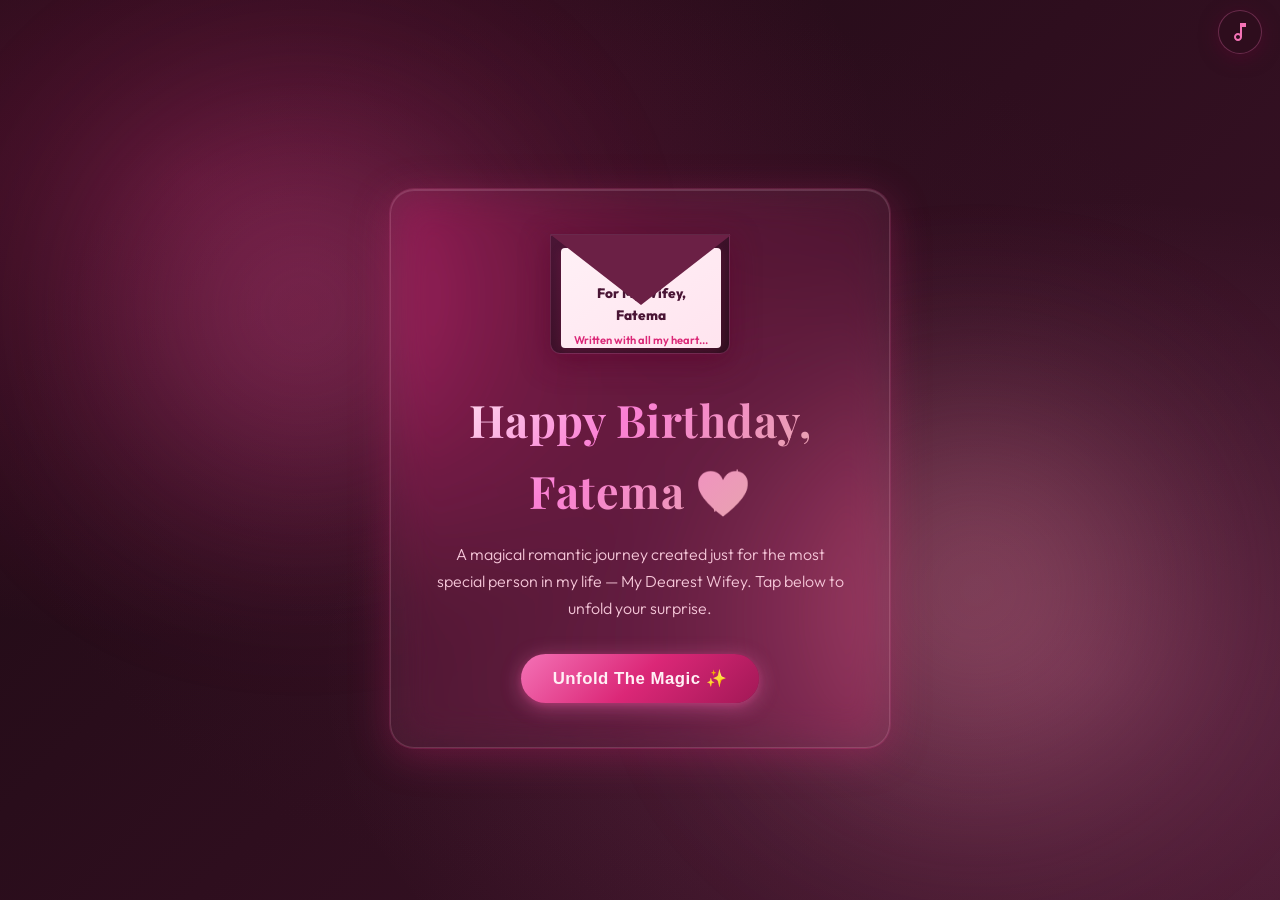
<file: index.html>
<!DOCTYPE html>
<html lang="en">
<head>
    <meta charset="UTF-8">
    <meta name="viewport" content="width=device-width, initial-scale=1.0">
    <title>Happy Birthday, Fatema! ✨ | My Dearest Wifey</title>
    <!-- Google Fonts for premium typography -->
    <link rel="preconnect" href="https://fonts.googleapis.com">
    <link rel="preconnect" href="https://fonts.gstatic.com" crossorigin>
    <link href="https://fonts.googleapis.com/css2?family=Dancing+Script:wght@700&family=Outfit:wght@300;400;600;800&family=Playfair+Display:ital,wght@0,700;1,400&display=swap" rel="stylesheet">
    <link rel="stylesheet" href="style.css">
</head>
<body>
    <!-- Canvas for Confetti and Background Particles -->
    <canvas id="particleCanvas"></canvas>

    <!-- Floating Story Progress Indicator (Step-by-step Journey) -->
    <nav class="story-progress-bar hidden" id="storyProgressBar" aria-label="Story Progress">
        <div class="progress-step" data-step="1" title="The Love Note Envelope"><span class="step-icon">💌</span><span class="step-label">Start</span></div>
        <div class="progress-line"></div>
        <div class="progress-step" data-step="2" title="Grand Greeting"><span class="step-icon">💖</span><span class="step-label">Wish</span></div>
        <div class="progress-line"></div>
        <div class="progress-step" data-step="3" title="Birthday Cake"><span class="step-icon">🎂</span><span class="step-label">Cake</span></div>
        <div class="progress-line"></div>
        <div class="progress-step" data-step="4" title="Love Letter & Gift"><span class="step-icon">🎁</span><span class="step-label">Letter</span></div>
        <div class="progress-line"></div>
        <div class="progress-step" data-step="5" title="Love Balloons"><span class="step-icon">🎈</span><span class="step-label">Balloons</span></div>
        <div class="progress-line"></div>
        <div class="progress-step" data-step="6" title="Our Memory Journey"><span class="step-icon">📸</span><span class="step-label">Memories</span></div>
        <div class="progress-line"></div>
        <div class="progress-step" data-step="7" title="Grand Finale Celebration"><span class="step-icon">👑</span><span class="step-label">Finale</span></div>
    </nav>

    <!-- Floating Audio Control -->
    <button class="music-control" id="musicToggle" aria-label="Toggle Music" title="Mute/Unmute Music">
        <svg class="music-icon playing" viewBox="0 0 24 24" width="24" height="24">
            <path fill="currentColor" d="M12 3v10.55c-.59-.34-1.27-.55-2-.55-2.21 0-4 1.79-4 4s1.79 4 4 4 4-1.79 4-4V7h4V3h-6zm-2 16c-1.1 0-2-.9-2-2s.9-2 2-2 2 .9 2 2-.9 2-2 2z"/>
        </svg>
        <svg class="music-icon muted hidden" viewBox="0 0 24 24" width="24" height="24">
            <path fill="currentColor" d="M4.27 3L3 4.27l9 9v.28c-.59-.34-1.27-.55-2-.55-2.21 0-4 1.79-4 4s1.79 4 4 4 4-1.79 4-4v-1.73l6 6L21 20.73 4.27 3zM14 7h4V3h-6v5.18l2 2z"/>
        </svg>
    </button>

    <!-- Background Song Audio Element (Aarzu by Asim Azhar) -->
    <audio id="bgMusic" loop preload="auto">
        <source src="song.mp3" type="audio/mpeg">
        <source src="song/Aarzu.mp3" type="audio/mpeg">
    </audio>

    <!-- PAGE 1: Welcome Overlay (Envelope / Card Gate) -->
    <section class="celebration-page active" id="page1">
        <div class="glow-orb orb-1"></div>
        <div class="glow-orb orb-2"></div>
        
        <div class="welcome-card glass-panel">
            <div class="envelope-wrapper">
                <div class="envelope">
                    <div class="envelope-flap"></div>
                    <div class="envelope-paper">
                        <div class="paper-content">
                            <span class="heart">❤️</span>
                            <h3>For My Wifey, Fatema</h3>
                            <p>Written with all my heart...</p>
                        </div>
                    </div>
                </div>
            </div>
            <h1 class="welcome-title">Happy Birthday, Fatema 💖</h1>
            <p class="welcome-subtitle">A magical romantic journey created just for the most special person in my life — My Dearest Wifey. Tap below to unfold your surprise.</p>
            <button class="btn btn-primary" id="enterBtn">
                <span>Unfold The Magic ✨</span>
            </button>
        </div>

        <!-- CUTE COUPLE QUIZ GATE MODAL (Must pass to enter!) -->
        <div class="quiz-modal-overlay hidden" id="quizModal">
            <div class="quiz-card glass-panel" id="quizCard">
                <div class="quiz-badge">🔒 Atik's Love Security Checkpoint 💕</div>
                <h2 class="quiz-main-title">Wait, My Wifey! 🌸</h2>
                <p class="quiz-subtitle">Prove you are Atik's one & only! Answer all 8 questions correctly to unlock your birthday world.</p>
                
                <!-- Quiz Progress Bar -->
                <div class="quiz-progress-track">
                    <div class="quiz-progress-fill" id="quizProgressFill" style="width: 12.5%;"></div>
                </div>
                <div class="quiz-step-text" id="quizStepText">Question 1 of 8</div>

                <!-- Active Question Container -->
                <div class="quiz-question-container">
                    <div class="quiz-question-icon" id="quizQIcon">💌</div>
                    <h3 class="quiz-question-text" id="quizQText">What's your name? (The one Atik likes most)</h3>
                    
                    <form id="quizForm" class="quiz-form" onsubmit="return false;">
                        <div class="quiz-input-wrapper">
                            <input type="text" id="quizInput" class="quiz-input" placeholder="Type your answer here..." autocomplete="off">
                        </div>
                        <button type="submit" class="btn btn-primary quiz-submit-btn" id="quizSubmitBtn">
                            <span>Submit Answer 💕</span>
                        </button>
                    </form>

                    <!-- Feedback message (Sweet / Teasing) -->
                    <div class="quiz-feedback hidden" id="quizFeedback"></div>
                    
                    <!-- Cute hint button -->
                    <button class="quiz-hint-btn" id="quizHintBtn" type="button">💡 Need a cute hint?</button>
                    <div class="quiz-hint-text hidden" id="quizHintText"></div>
                </div>
            </div>
        </div>
    </section>

    <!-- MAIN CONTAINER FOR STORY SLIDES -->
    <main class="main-content hidden" id="mainContent">
        <!-- Floating Stars in Background -->
        <div class="stars-container" id="starsContainer"></div>

        <!-- PAGE 2: Grand Greeting -->
        <section class="celebration-page hidden" id="page2">
            <div class="hero-section">
                <div class="birthday-tag animate-fade-in">Happy Birthday to My Entire World</div>
                <h1 class="birthday-name animate-pop-in" id="birthdayName">My Dearest Wifey, Fatema 💖</h1>
                <p class="birthday-wish animate-fade-in">“In a world of billions, my heart will always choose you. You are my greatest blessing, my safest home, and my favorite reason to smile. May your special day bring you as much pure happiness as you bring into my life every single day.”</p>
                <div class="navigation-controls">
                    <button class="btn btn-primary navigation-btn" id="goToCakeBtn">
                        <span>Make a Secret Wish 🎂</span>
                    </button>
                </div>
            </div>
        </section>

        <!-- PAGE 3: Interactive Cake & Blowing Candle -->
        <section class="celebration-page hidden" id="page3">
            <div class="glass-panel interactive-card">
                <h2 class="section-title">🎂 Make a Birthday Wish</h2>
                <p class="section-desc">Close your eyes, hold a sweet wish close to your heart, and tap on the flame to blow it out!</p>
                
                <div class="cake-wrapper">
                    <!-- The Interactive Candle -->
                    <div class="interactive-candle" id="candle">
                        <div class="flame" id="flame">
                            <div class="flame-inner"></div>
                        </div>
                        <div class="wick"></div>
                        <div class="candle-body"></div>
                        <div class="smoke hidden" id="smoke"></div>
                    </div>
                    
                    <!-- Cake Graphic -->
                    <div class="cake">
                        <div class="cake-top-cream"></div>
                        <div class="cake-layer layer-3">
                            <div class="layer-fill"></div>
                            <div class="layer-drips"></div>
                        </div>
                        <div class="cake-layer layer-2">
                            <div class="layer-fill"></div>
                        </div>
                        <div class="cake-layer layer-1">
                            <div class="layer-fill"></div>
                        </div>
                        <div class="cake-stand"></div>
                    </div>
                </div>

                <div class="wish-indicator" id="wishInstructions">
                    <span class="pulse-text">Tap the flame to blow your wish into the stars! ✨</span>
                </div>

                <!-- Navigation to Next Page (Revealed after candle is blown out) -->
                <div class="navigation-controls hidden animate-fade-in" id="cakeNavContainer">
                    <button class="btn btn-primary navigation-btn" id="goToGiftBtn">
                        <span>Unwrap Your Present 🎁</span>
                    </button>
                </div>
            </div>
        </section>

        <!-- PAGE 4: Interactive Gift Box Reveal -->
        <section class="celebration-page hidden" id="page4">
            <!-- The Gift Box Panel -->
            <div class="glass-panel interactive-card" id="giftPanel">
                <h2 class="section-title">🎁 A Token of My Heart</h2>
                <p class="section-desc">Touch the gift box to open a love letter written straight from my soul...</p>
                
                <div class="gift-box-container">
                    <div class="gift-box" id="giftBox">
                        <div class="gift-lid"></div>
                        <div class="gift-ribbon-v"></div>
                        <div class="gift-ribbon-h"></div>
                        <div class="gift-bow"></div>
                        <div class="gift-body"></div>
                    </div>
                </div>
            </div>

            <!-- Full Page Revealed Card (appears after gift opens) -->
            <div class="revealed-card hidden glass-panel" id="secretCard">
                <span class="card-close" id="closeCardBtn">&times;</span>
                <div class="full-card-layout">
                    <div class="card-photo-frame">
                        <div class="polaroid-photo" id="polaroidPhoto">
                            <img src="gift_photo.png" alt="Memory Photo" style="width:100%; height:100%; object-fit:cover; object-position: center;">
                        </div>
                        <div class="polaroid-handwritten-caption">Forever With You, Fatema ❤️</div>
                    </div>
                    <div class="card-text-side">
                        <h3 class="card-heading">To My Dearest Wifey, Fatema ❤️</h3>
                        <div class="card-message-content">
                            <p>Happy Birthday, my love! Words will never truly be enough to express just how deeply special you are to me. You are not only my wife, but my best friend, my peaceful sanctuary, and the most precious person in my entire universe.</p>
                            <p>Through every smile and every tear, in every happiness and every hardship, you have always stood firmly by my side. You celebrate my joys and hold my hand through every struggle. Having you as my life partner is the greatest blessing of my life.</p>
                            <p>I honestly cannot imagine even a single day of my life without you, Fatema. I love you so much more than words could ever describe — more than yesterday, and even more tomorrow. Thank you for making our world so beautiful, warm, and full of love.</p>
                            <p>May your special day be wrapped in endless laughter, pure peace, and every sweet blessing your heart desires. Happy Birthday, my queen!</p>
                        </div>
                        <div class="signature">Forever & Eternally Yours, <br><strong>Your Loving Husband 💕</strong></div>
                        <div style="margin-top: 20px; text-align: center;">
                            <button class="btn btn-primary navigation-btn" id="goToBalloonsBtn">
                               <span>Pop Love Balloons 🎈</span>
                            </button>
                        </div>
                    </div>
                </div>
            </div>
        </section>

        <!-- PAGE 5: Interactive Floating Wish Balloons -->
        <section class="celebration-page hidden" id="page5">
            <div class="glass-panel interactive-card balloon-game-panel">
                <h2 class="section-title">🎈 Floating Love Balloons</h2>

                <!-- Balloon Spawning Field -->
                <div class="balloon-field" id="balloonField">
                    <div class="game-instruction-overlay" id="balloonStartOverlay">
                        <button class="btn btn-secondary" id="startBalloonsBtn">Release Love Balloons! 💕</button>
                    </div>
                </div>

                <!-- Wish Display Card when Balloon Pops -->
                <div class="balloon-wish-display hidden glass-panel" id="wishDisplay">
                    <span class="wish-close" id="closeWishBtn">&times;</span>
                    <div class="wish-avatar" id="wishAvatar">💌</div>
                    <h4 class="wish-sender" id="wishSender">My Heartmate</h4>
                    <p class="wish-text" id="wishText">Always stay happy and keep smiling!</p>
                </div>

                <!-- Navigation to Next Page -->
                <div class="navigation-controls" style="margin-top: 30px;">
                    <button class="btn btn-primary navigation-btn" id="goToGalleryBtn">
                        <span>Our Memory Gallery 📸</span>
                    </button>
                </div>
            </div>
        </section>

        <!-- PAGE 6: Photo Journey Slideshow -->
        <section class="celebration-page hidden" id="page6">
            <div class="glass-panel interactive-card">
                <h2 class="section-title">📸 Moments Written in the Stars</h2>
                <p class="section-desc">A romantic walk through our most cherished memories... Tap any photo to read a secret note from my heart.</p>
                
                <div class="slideshow-container">
                    <div class="slide active">
                        <div class="slide-card" id="slideCard0">
                            <div class="slide-card-inner">
                                <div class="slide-card-front">
                                    <div class="slide-photo">
                                        <img src="pic1.jpg" alt="Holding hands by the river" style="width:100%; height:100%; object-fit:cover;">
                                    </div>
                                    <div class="slide-caption">
                                        “Where our journey began — hands held tight by the river...”
                                        <span class="flip-hint">Tap photo to see secret note 🔄</span>
                                    </div>
                                </div>
                                <div class="slide-card-back">
                                    <div class="back-note-header">
                                        <span class="date-badge">🗓️ Chapter I</span>
                                        <span class="stamp-icon">💌</span>
                                    </div>
                                    <div class="back-note-content">
                                        <p>“Every great story starts with a gentle touch. Holding your hand through every season of life is my sacred promise, Fatema. With you, every step is peaceful.”</p>
                                    </div>
                                    <div class="back-note-footer">
                                        <span class="handwritten-sign">Forever & Always ❤️</span>
                                        <span class="flip-back-hint">Tap to view photo 🔄</span>
                                    </div>
                                </div>
                            </div>
                        </div>
                    </div>
                    <div class="slide">
                        <div class="slide-card" id="slideCard1">
                            <div class="slide-card-inner">
                                <div class="slide-card-front">
                                    <div class="slide-photo">
                                        <img src="pic2.jpg" alt="Your Grace and Beauty" style="width:100%; height:100%; object-fit:cover;">
                                    </div>
                                    <div class="slide-caption">
                                        “Your gentle grace, endless beauty, and radiant soul...”
                                        <span class="flip-hint">Tap photo to see secret note 🔄</span>
                                    </div>
                                </div>
                                <div class="slide-card-back">
                                    <div class="back-note-header">
                                        <span class="date-badge">🗓️ Chapter II</span>
                                        <span class="stamp-icon">💖</span>
                                    </div>
                                    <div class="back-note-content">
                                        <p>“You bring so much light and serenity into my life. Watching your gentle presence and sweet demeanor is my heart's purest joy. Happy Birthday, my beautiful wifey!”</p>
                                    </div>
                                    <div class="back-note-footer">
                                        <span class="handwritten-sign">With All My Heart ✨</span>
                                        <span class="flip-back-hint">Tap to view photo 🔄</span>
                                    </div>
                                </div>
                            </div>
                        </div>
                    </div>
                    <div class="slide">
                        <div class="slide-card" id="slideCard2">
                            <div class="slide-card-inner">
                                <div class="slide-card-front">
                                    <div class="slide-photo">
                                        <img src="pic3.jpg" alt="Pure Joy and Laughter" style="width:100%; height:100%; object-fit:cover;">
                                    </div>
                                    <div class="slide-caption">
                                        “Pure joy, endless laughter, and my favorite smile...”
                                        <span class="flip-hint">Tap photo to see secret note 🔄</span>
                                    </div>
                                </div>
                                <div class="slide-card-back">
                                    <div class="back-note-header">
                                        <span class="date-badge">🗓️ Chapter III</span>
                                        <span class="stamp-icon">🎂</span>
                                    </div>
                                    <div class="back-note-content">
                                        <p>“Your smile is my favorite view in the whole universe. Through every happiness and every sorrow, I promise to always stand right beside you. Happy Birthday, my love!”</p>
                                    </div>
                                    <div class="back-note-footer">
                                        <span class="handwritten-sign">Love You Infinite 💕</span>
                                        <span class="flip-back-hint">Tap to view photo 🔄</span>
                                    </div>
                                </div>
                            </div>
                        </div>
                    </div>

                    <!-- Slide Controls -->
                    <button class="slide-arrow prev" id="prevSlide">&#10094;</button>
                    <button class="slide-arrow next" id="nextSlide">&#10095;</button>

                    <!-- Dot Indicators -->
                    <div class="slide-dots">
                        <span class="dot active" data-index="0"></span>
                        <span class="dot" data-index="1"></span>
                        <span class="dot" data-index="2"></span>
                    </div>
                </div>

                <!-- Navigation to Grand Finale -->
                <div class="navigation-controls" style="margin-top: 40px;">
                    <button class="btn btn-primary navigation-btn" id="goToFinaleBtn">
                        <span>Grand Birthday Finale 👑🎆</span>
                    </button>
                </div>
            </div>
            
            <footer class="birthday-footer">
                <p>Happy Birthday, My Dearest Wifey Fatema! 💖</p>
                <div class="sparkle-text">“You are, and always will be, my favorite love story...”</div>
            </footer>
        </section>

        <!-- PAGE 7: The Grand Finale (The Definitive Ending & Celebration) -->
        <section class="celebration-page hidden" id="page7">
            <div class="glass-panel interactive-card finale-card">
                <div class="finale-crown">👑</div>
                <div class="birthday-tag animate-fade-in">The Journey Of A Lifetime</div>
                <h1 class="finale-title animate-pop-in">Happy Birthday, My Queen Fatema! 💖✨</h1>
                <p class="finale-desc animate-fade-in">
                    “In you, I found my greatest blessing, my safest shelter, and my heart's eternal home. Thank you for walking through every season of life by my side — through every joy and every sorrow.”
                </p>

                <div class="finale-promise-box">
                    <div class="promise-item">
                        <span class="promise-icon">💫</span>
                        <p>“I promise to cherish your smile every single day.”</p>
                    </div>
                    <div class="promise-item">
                        <span class="promise-icon">🤝</span>
                        <p>“I promise to stand by you in all joys and struggles.”</p>
                    </div>
                    <div class="promise-item">
                        <span class="promise-icon">💕</span>
                        <p>“I promise to love you more with every tomorrow.”</p>
                    </div>
                </div>

                <div class="finale-action-buttons">
                    <button class="btn btn-secondary navigation-btn" id="finaleReadLetterBtn">
                        <span>💌 Read Love Letter Again</span>
                    </button>
                    <button class="btn btn-primary navigation-btn" id="restartBtn">
                        <span>🔄 Replay Story From Start</span>
                    </button>
                </div>
            </div>

            <footer class="birthday-footer">
                <p>Forever & Always Yours, Your Loving Husband 💕</p>
                <div class="sparkle-text">“Happy Birthday to the most special person in my universe!”</div>
            </footer>
        </section>
    </main>

    <!-- Custom Pop Audio and Synth controls script -->
    <script src="script.js"></script>
</body>
</html>
</file>
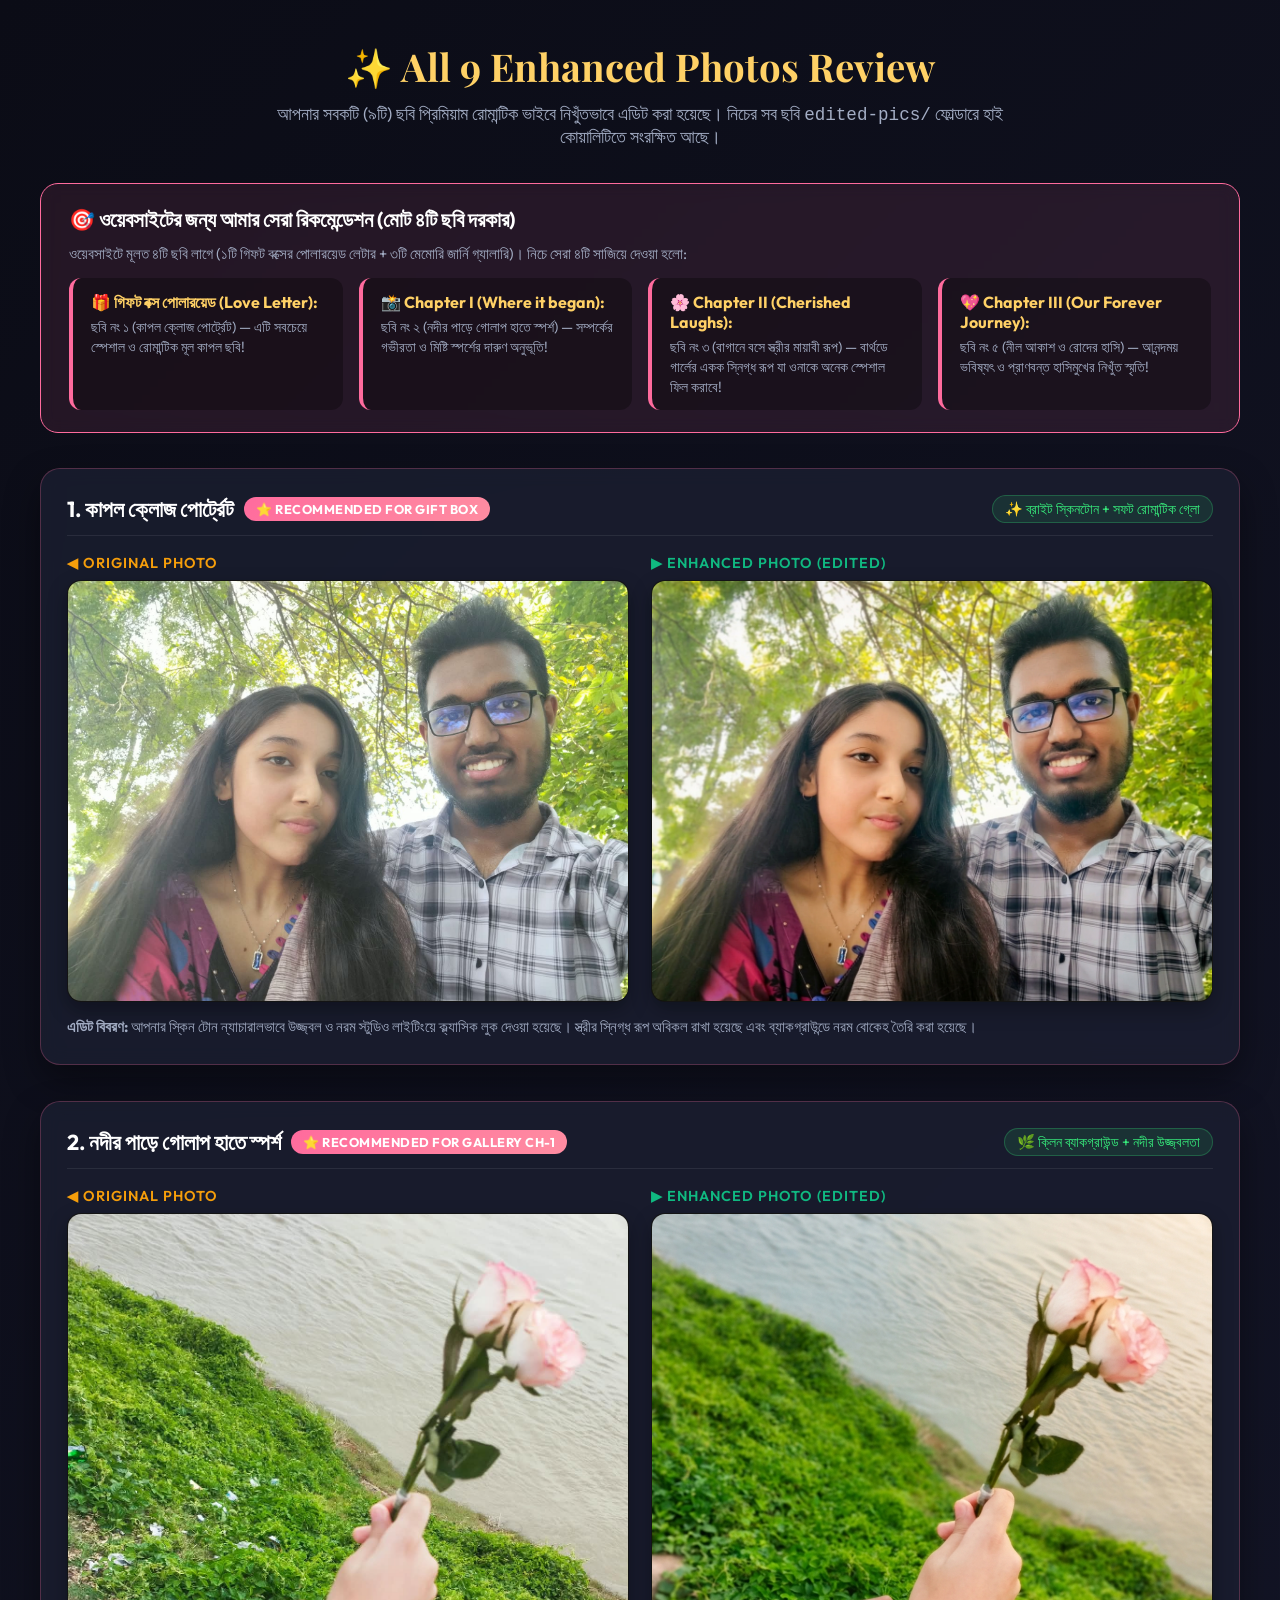
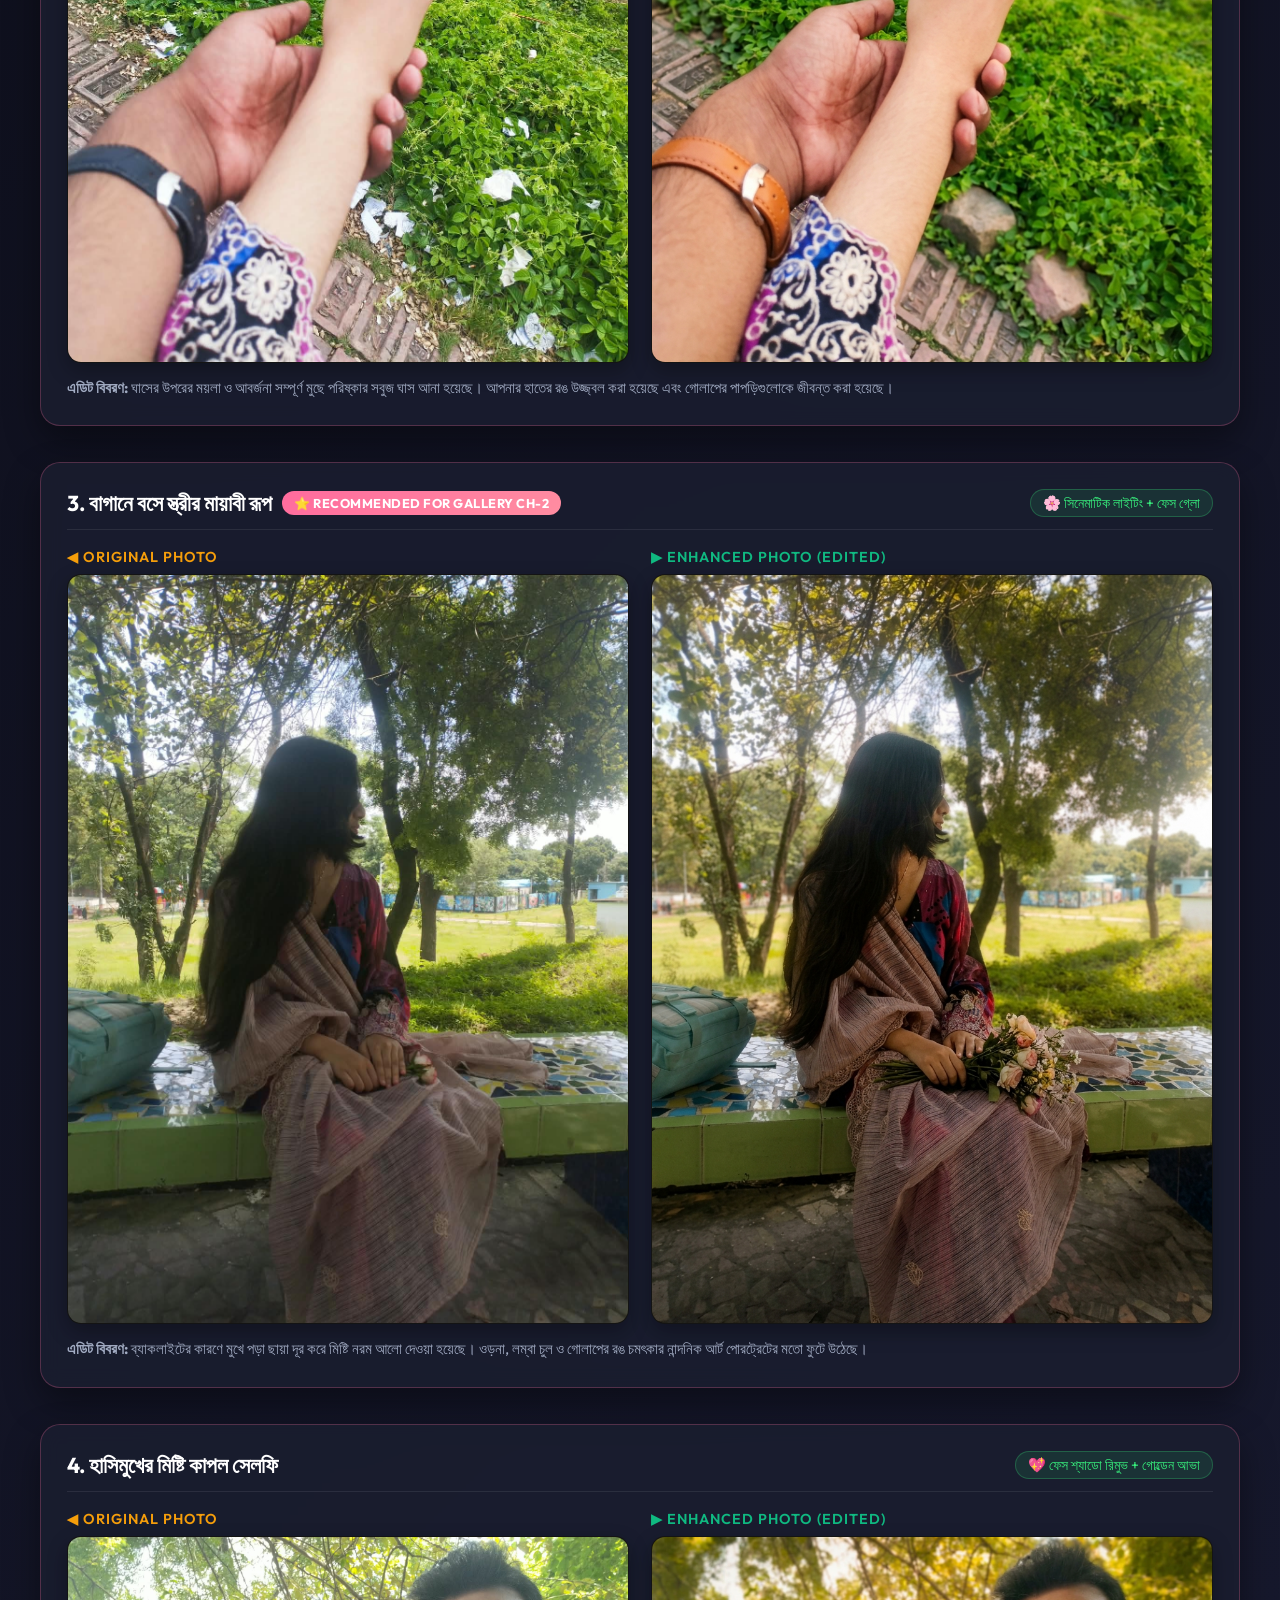
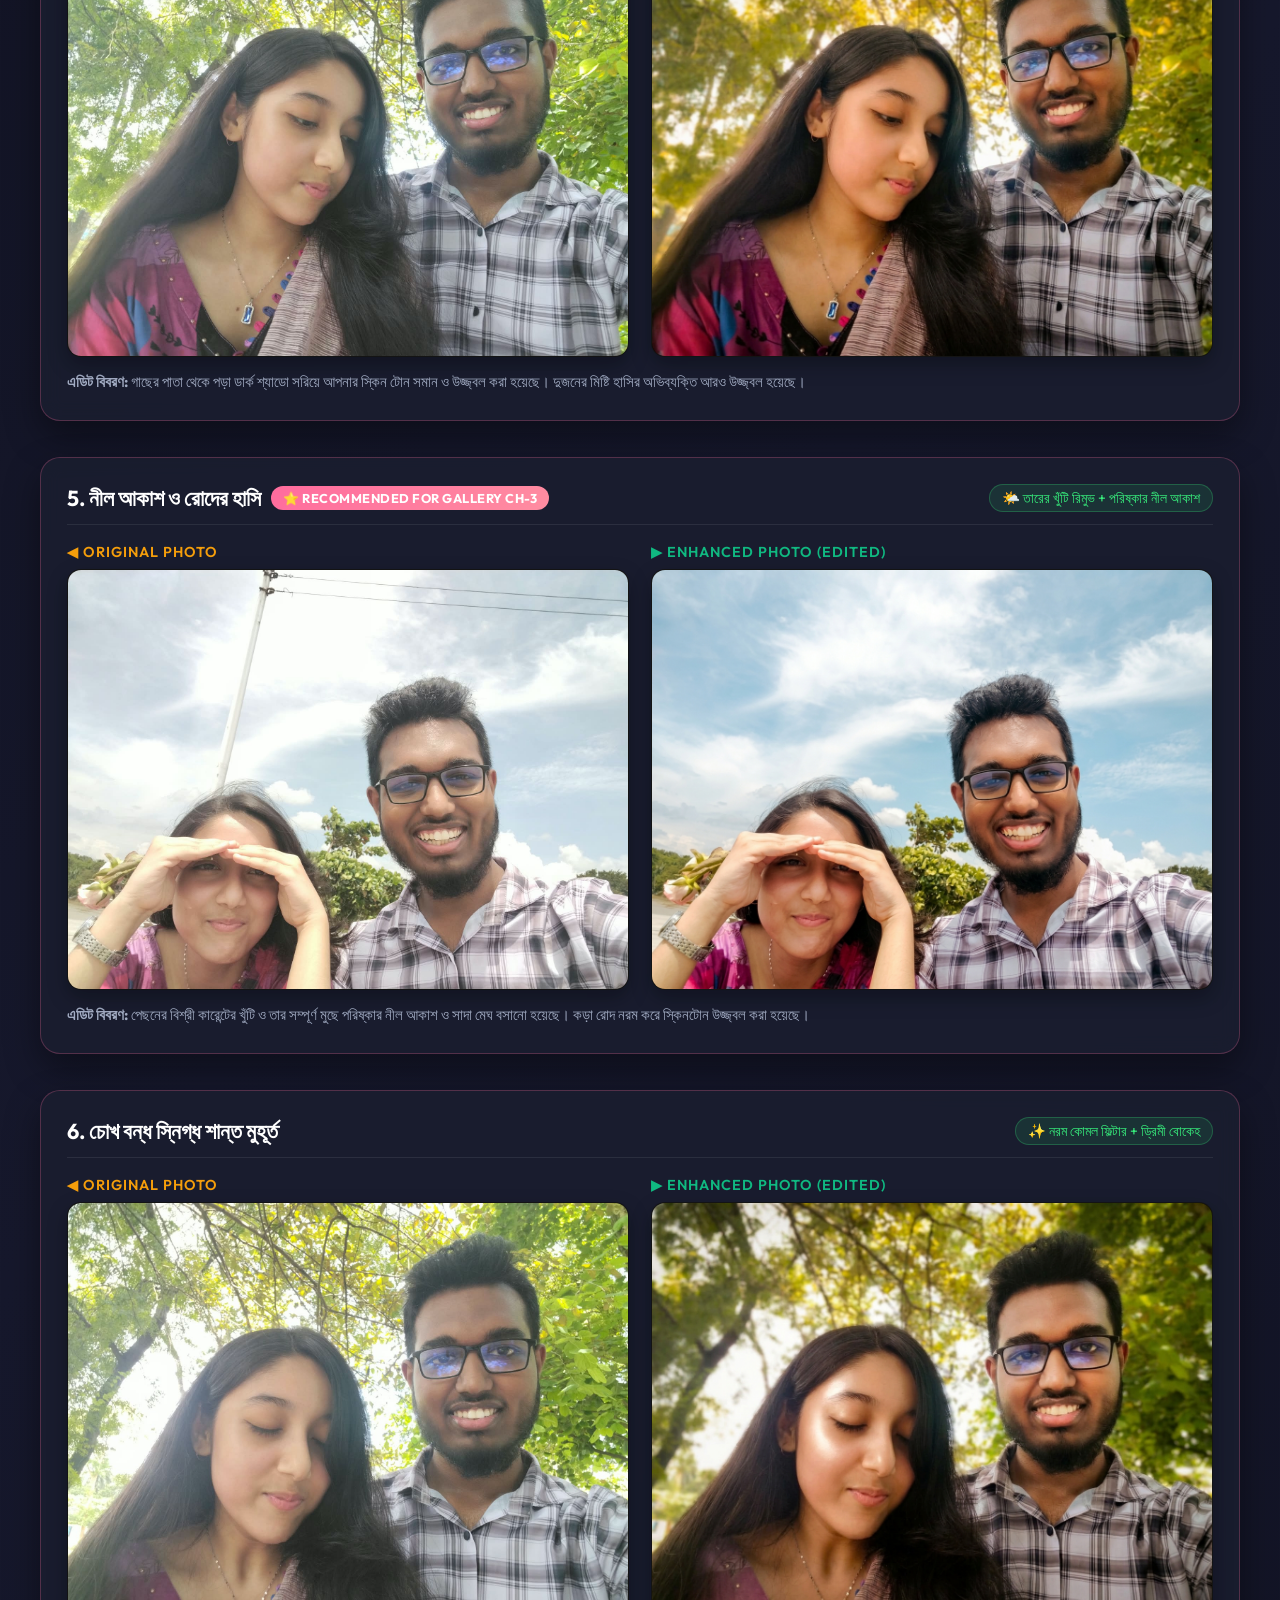
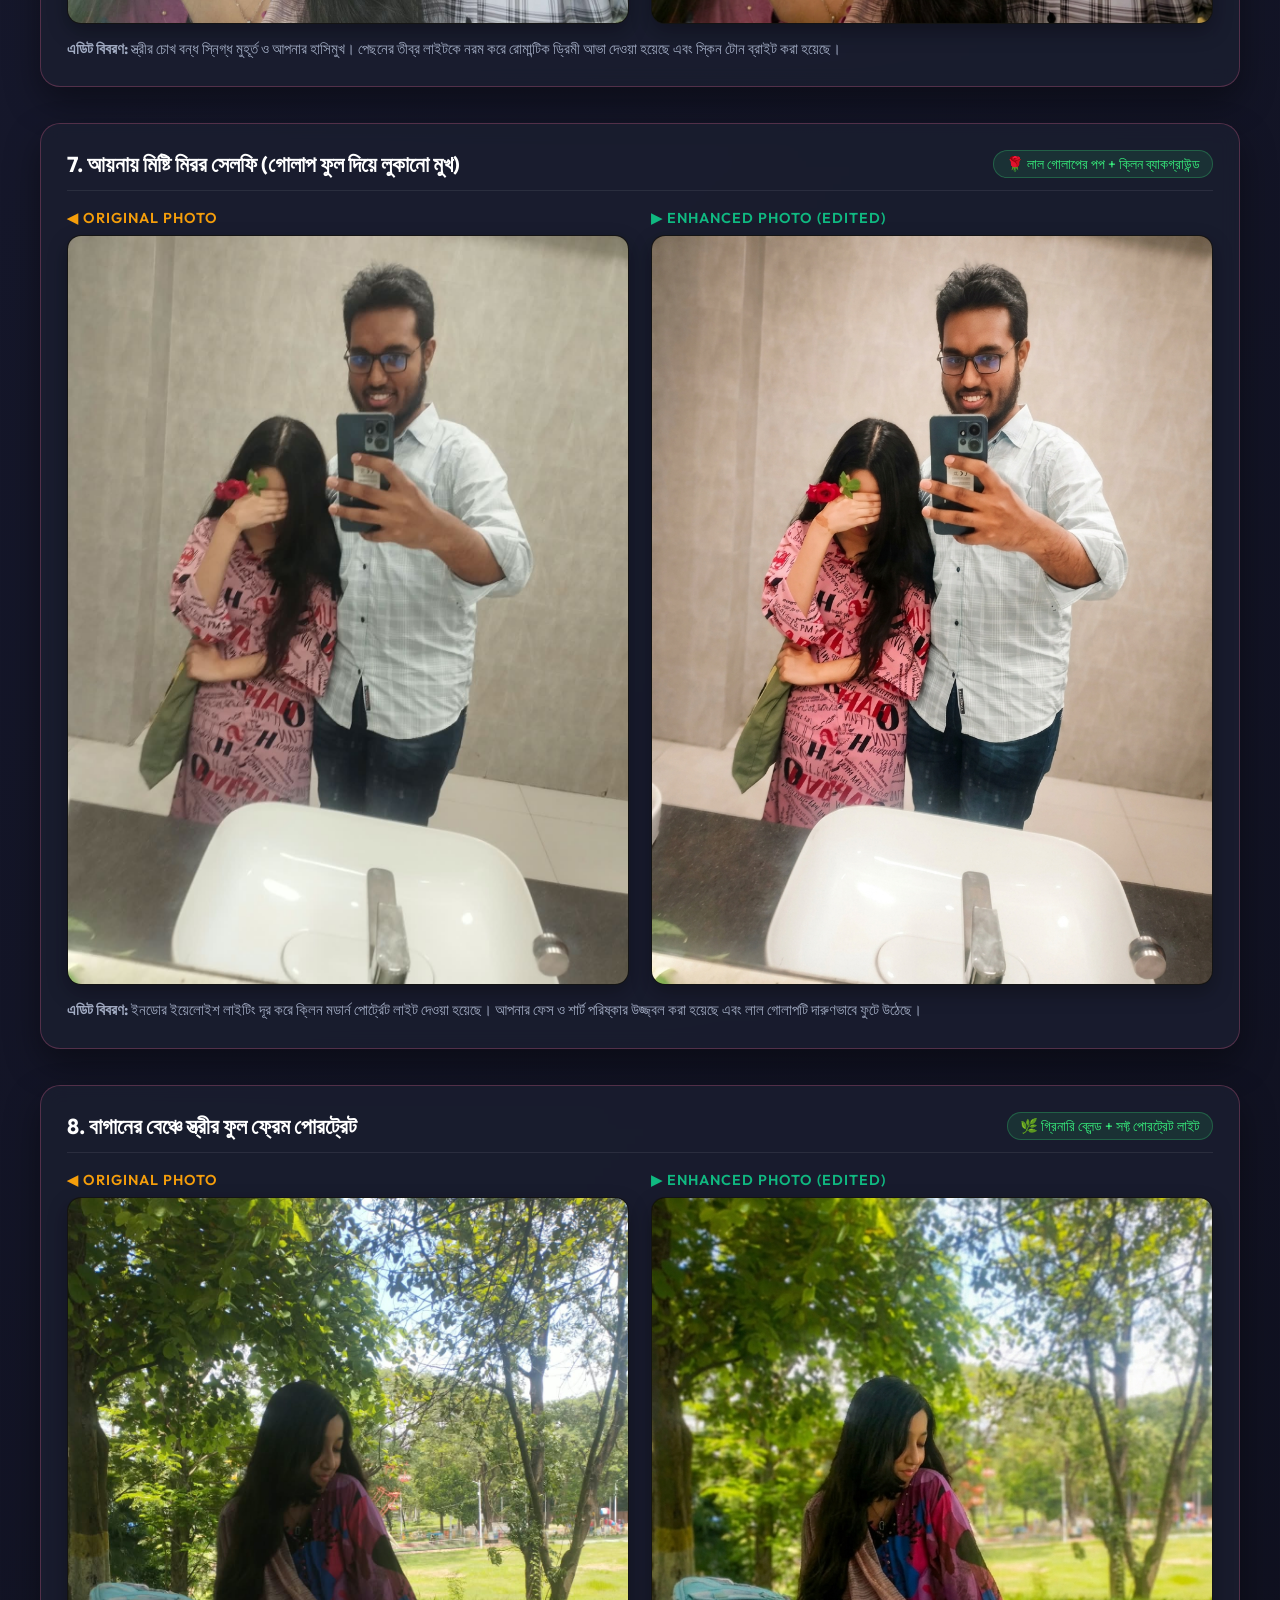
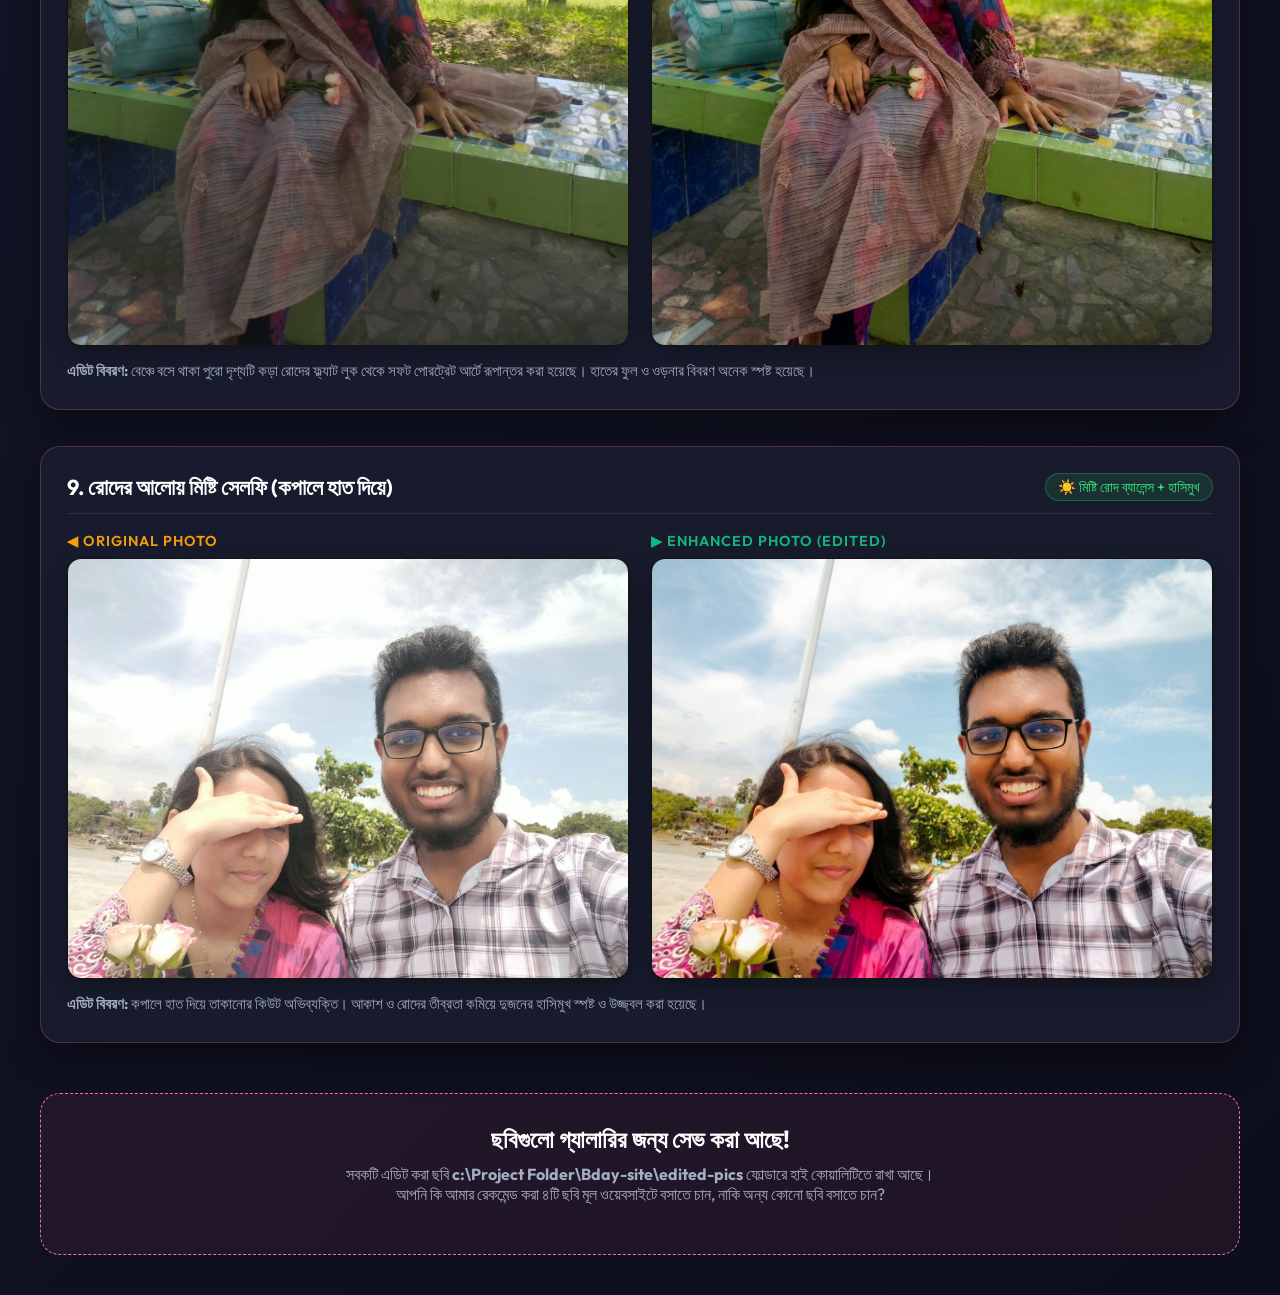
<file: preview.html>
<!DOCTYPE html>
<html lang="en">
<head>
    <meta charset="UTF-8">
    <meta name="viewport" content="width=device-width, initial-scale=1.0">
    <title>Photo Review - All 9 Enhanced Photos | Fatema's Birthday</title>
    <link href="https://fonts.googleapis.com/css2?family=Outfit:wght@300;400;600;700&family=Playfair+Display:ital,wght@0,700;1,400&display=swap" rel="stylesheet">
    <style>
        :root {
            --bg: #0d0f18;
            --card-bg: rgba(26, 30, 48, 0.85);
            --border: rgba(255, 107, 157, 0.25);
            --accent: #ff6b9d;
            --gold: #ffd166;
            --text: #f0f2f8;
            --text-muted: #a3adc4;
        }
        * { box-sizing: border-box; margin: 0; padding: 0; }
        body {
            font-family: 'Outfit', sans-serif;
            background: linear-gradient(135deg, #0b0c16 0%, #16182c 50%, #0d0e1b 100%);
            color: var(--text);
            min-height: 100vh;
            padding: 40px 20px;
        }
        .container {
            max-width: 1200px;
            margin: 0 auto;
        }
        header {
            text-align: center;
            margin-bottom: 35px;
        }
        header h1 {
            font-family: 'Playfair Display', serif;
            font-size: 2.4rem;
            color: var(--gold);
            margin-bottom: 10px;
        }
        header p {
            color: var(--text-muted);
            font-size: 1.1rem;
            max-width: 750px;
            margin: 0 auto 15px;
        }
        .recommendation-box {
            background: rgba(255, 107, 157, 0.1);
            border: 1px solid var(--accent);
            border-radius: 18px;
            padding: 22px 28px;
            margin-bottom: 35px;
            backdrop-filter: blur(8px);
        }
        .recommendation-box h2 {
            font-size: 1.3rem;
            color: #fff;
            margin-bottom: 12px;
            display: flex;
            align-items: center;
            gap: 10px;
        }
        .rec-grid {
            display: grid;
            grid-template-columns: repeat(auto-fit, minmax(260px, 1fr));
            gap: 16px;
            margin-top: 15px;
        }
        .rec-item {
            background: rgba(0,0,0,0.3);
            padding: 14px 18px;
            border-radius: 12px;
            border-left: 4px solid var(--accent);
        }
        .rec-item strong { color: var(--gold); display: block; margin-bottom: 4px; }
        .rec-item span { font-size: 0.9rem; color: var(--text-muted); }
        .tag-rec {
            background: linear-gradient(135deg, #ff6b9d, #ff8da1);
            color: #fff;
            font-size: 0.8rem;
            font-weight: 700;
            padding: 4px 12px;
            border-radius: 12px;
            text-transform: uppercase;
            letter-spacing: 0.5px;
        }
        .comparison-grid {
            display: flex;
            flex-direction: column;
            gap: 36px;
        }
        .photo-card {
            background: var(--card-bg);
            border: 1px solid var(--border);
            border-radius: 20px;
            padding: 26px;
            box-shadow: 0 15px 35px rgba(0,0,0,0.4);
            backdrop-filter: blur(10px);
        }
        .card-header {
            display: flex;
            justify-content: space-between;
            align-items: center;
            flex-wrap: wrap;
            gap: 12px;
            margin-bottom: 18px;
            border-bottom: 1px solid rgba(255,255,255,0.08);
            padding-bottom: 12px;
        }
        .card-title {
            font-size: 1.35rem;
            font-weight: 700;
            color: #fff;
            display: flex;
            align-items: center;
            gap: 10px;
            flex-wrap: wrap;
        }
        .edit-summary {
            font-size: 0.9rem;
            color: #38ef7d;
            background: rgba(56, 239, 125, 0.1);
            padding: 4px 12px;
            border-radius: 20px;
            border: 1px solid rgba(56, 239, 125, 0.25);
        }
        .side-by-side {
            display: grid;
            grid-template-columns: 1fr 1fr;
            gap: 22px;
        }
        @media (max-width: 768px) {
            .side-by-side { grid-template-columns: 1fr; }
        }
        .image-box {
            display: flex;
            flex-direction: column;
            gap: 8px;
        }
        .image-label {
            font-weight: 600;
            font-size: 0.9rem;
            text-transform: uppercase;
            letter-spacing: 1px;
            display: flex;
            align-items: center;
            gap: 6px;
        }
        .label-before { color: #f59e0b; }
        .label-after { color: #10b981; }
        .img-wrapper {
            position: relative;
            border-radius: 14px;
            overflow: hidden;
            background: #000;
            box-shadow: 0 8px 20px rgba(0,0,0,0.3);
            border: 1px solid rgba(255,255,255,0.08);
            aspect-ratio: 4 / 3;
            display: flex;
            align-items: center;
            justify-content: center;
        }
        .img-wrapper.portrait {
            aspect-ratio: 3 / 4;
        }
        .img-wrapper img {
            width: 100%;
            height: 100%;
            object-fit: cover;
            transition: transform 0.3s ease;
        }
        .img-wrapper:hover img {
            transform: scale(1.02);
        }
        .photo-desc {
            margin-top: 14px;
            font-size: 0.95rem;
            color: var(--text-muted);
            line-height: 1.5;
        }
        .action-bar {
            text-align: center;
            margin-top: 50px;
            padding: 30px;
            background: rgba(255, 107, 157, 0.08);
            border-radius: 20px;
            border: 1px dashed var(--accent);
        }
        .action-bar h3 {
            font-size: 1.5rem;
            margin-bottom: 10px;
            color: #fff;
        }
        .action-bar p {
            color: var(--text-muted);
            margin-bottom: 20px;
        }
    </style>
</head>
<body>
    <div class="container">
        <header>
            <h1>✨ All 9 Enhanced Photos Review</h1>
            <p>আপনার সবকটি (৯টি) ছবি প্রিমিয়াম রোমান্টিক ভাইবে নিখুঁতভাবে এডিট করা হয়েছে। নিচের সব ছবি <code>edited-pics/</code> ফোল্ডারে হাই কোয়ালিটিতে সংরক্ষিত আছে।</p>
        </header>

        <!-- RECOMMENDATION BOX -->
        <div class="recommendation-box">
            <h2>🎯 ওয়েবসাইটের জন্য আমার সেরা রিকমেন্ডেশন (মোট ৪টি ছবি দরকার)</h2>
            <p style="color: var(--text-muted); font-size: 0.95rem;">ওয়েবসাইটে মূলত ৪টি ছবি লাগে (১টি গিফট বক্সের পোলারয়েড লেটার + ৩টি মেমোরি জার্নি গ্যালারি)। নিচে সেরা ৪টি সাজিয়ে দেওয়া হলো:</p>
            <div class="rec-grid">
                <div class="rec-item">
                    <strong>🎁 গিফট বক্স পোলারয়েড (Love Letter):</strong>
                    <span>ছবি নং ১ (কাপল ক্লোজ পোর্ট্রেট) — এটি সবচেয়ে স্পেশাল ও রোমান্টিক মূল কাপল ছবি!</span>
                </div>
                <div class="rec-item">
                    <strong>📸 Chapter I (Where it began):</strong>
                    <span>ছবি নং ২ (নদীর পাড়ে গোলাপ হাতে স্পর্শ) — সম্পর্কের গভীরতা ও মিষ্টি স্পর্শের দারুণ অনুভূতি!</span>
                </div>
                <div class="rec-item">
                    <strong>🌸 Chapter II (Cherished Laughs):</strong>
                    <span>ছবি নং ৩ (বাগানে বসে স্ত্রীর মায়াবী রূপ) — বার্থডে গার্লের একক স্নিগ্ধ রূপ যা ওনাকে অনেক স্পেশাল ফিল করাবে!</span>
                </div>
                <div class="rec-item">
                    <strong>💖 Chapter III (Our Forever Journey):</strong>
                    <span>ছবি নং ৫ (নীল আকাশ ও রোদের হাসি) — আনন্দময় ভবিষ্যৎ ও প্রাণবন্ত হাসিমুখের নিখুঁত স্মৃতি!</span>
                </div>
            </div>
        </div>

        <div class="comparison-grid">
            <!-- PHOTO 1 -->
            <div class="photo-card">
                <div class="card-header">
                    <div class="card-title">
                        <span>1. কাপল ক্লোজ পোর্ট্রেট</span>
                        <span class="tag-rec">⭐ Recommended for Gift Box</span>
                    </div>
                    <div class="edit-summary">✨ ব্রাইট স্কিনটোন + সফট রোমান্টিক গ্লো</div>
                </div>
                <div class="side-by-side">
                    <div class="image-box">
                        <span class="image-label label-before">◀ Original Photo</span>
                        <div class="img-wrapper"><img src="wife-pic/WhatsApp Image 2026-11-02 at 16.21.58.jpeg" alt="Original Photo 1"></div>
                    </div>
                    <div class="image-box">
                        <span class="image-label label-after">▶ Enhanced Photo (Edited)</span>
                        <div class="img-wrapper"><img src="edited-pics/1_couple_portrait_enhanced.jpg" alt="Enhanced Photo 1"></div>
                    </div>
                </div>
                <p class="photo-desc"><strong>এডিট বিবরণ:</strong> আপনার স্কিন টোন ন্যাচারালভাবে উজ্জ্বল ও নরম স্টুডিও লাইটিংয়ে ক্ল্যাসিক লুক দেওয়া হয়েছে। স্ত্রীর স্নিগ্ধ রূপ অবিকল রাখা হয়েছে এবং ব্যাকগ্রাউন্ডে নরম বোকেহ তৈরি করা হয়েছে।</p>
            </div>

            <!-- PHOTO 2 -->
            <div class="photo-card">
                <div class="card-header">
                    <div class="card-title">
                        <span>2. নদীর পাড়ে গোলাপ হাতে স্পর্শ</span>
                        <span class="tag-rec">⭐ Recommended for Gallery Ch-1</span>
                    </div>
                    <div class="edit-summary">🌿 ক্লিন ব্যাকগ্রাউন্ড + নদীর উজ্জ্বলতা</div>
                </div>
                <div class="side-by-side">
                    <div class="image-box">
                        <span class="image-label label-before">◀ Original Photo</span>
                        <div class="img-wrapper portrait"><img src="wife-pic/WhatsApp Image 2026-11-02 at 16.21.5.jpeg" alt="Original Photo 2"></div>
                    </div>
                    <div class="image-box">
                        <span class="image-label label-after">▶ Enhanced Photo (Edited)</span>
                        <div class="img-wrapper portrait"><img src="edited-pics/2_holding_roses_enhanced.jpg" alt="Enhanced Photo 2"></div>
                    </div>
                </div>
                <p class="photo-desc"><strong>এডিট বিবরণ:</strong> ঘাসের উপরের ময়লা ও আবর্জনা সম্পূর্ণ মুছে পরিষ্কার সবুজ ঘাস আনা হয়েছে। আপনার হাতের রঙ উজ্জ্বল করা হয়েছে এবং গোলাপের পাপড়িগুলোকে জীবন্ত করা হয়েছে।</p>
            </div>

            <!-- PHOTO 3 -->
            <div class="photo-card">
                <div class="card-header">
                    <div class="card-title">
                        <span>3. বাগানে বসে স্ত্রীর মায়াবী রূপ</span>
                        <span class="tag-rec">⭐ Recommended for Gallery Ch-2</span>
                    </div>
                    <div class="edit-summary">🌸 সিনেমাটিক লাইটিং + ফেস গ্লো</div>
                </div>
                <div class="side-by-side">
                    <div class="image-box">
                        <span class="image-label label-before">◀ Original Photo</span>
                        <div class="img-wrapper portrait"><img src="wife-pic/WhatsApp Image 2026-11-02 at 16.21.57.jpeg" alt="Original Photo 3"></div>
                    </div>
                    <div class="image-box">
                        <span class="image-label label-after">▶ Enhanced Photo (Edited)</span>
                        <div class="img-wrapper portrait"><img src="edited-pics/3_wife_garden_enhanced.jpg" alt="Enhanced Photo 3"></div>
                    </div>
                </div>
                <p class="photo-desc"><strong>এডিট বিবরণ:</strong> ব্যাকলাইটের কারণে মুখে পড়া ছায়া দূর করে মিষ্টি নরম আলো দেওয়া হয়েছে। ওড়না, লম্বা চুল ও গোলাপের রঙ চমৎকার নান্দনিক আর্ট পোরট্রেটের মতো ফুটে উঠেছে।</p>
            </div>

            <!-- PHOTO 4 -->
            <div class="photo-card">
                <div class="card-header">
                    <div class="card-title">
                        <span>4. হাসিমুখের মিষ্টি কাপল সেলফি</span>
                    </div>
                    <div class="edit-summary">💖 ফেস শ্যাডো রিমুভ + গোল্ডেন আভা</div>
                </div>
                <div class="side-by-side">
                    <div class="image-box">
                        <span class="image-label label-before">◀ Original Photo</span>
                        <div class="img-wrapper"><img src="wife-pic/WhatsApp Image 2026-11-02 at 16.22.00.jpeg2.jpeg" alt="Original Photo 4"></div>
                    </div>
                    <div class="image-box">
                        <span class="image-label label-after">▶ Enhanced Photo (Edited)</span>
                        <div class="img-wrapper"><img src="edited-pics/4_couple_sweet_smile_enhanced.jpg" alt="Enhanced Photo 4"></div>
                    </div>
                </div>
                <p class="photo-desc"><strong>এডিট বিবরণ:</strong> গাছের পাতা থেকে পড়া ডার্ক শ্যাডো সরিয়ে আপনার স্কিন টোন সমান ও উজ্জ্বল করা হয়েছে। দুজনের মিষ্টি হাসির অভিব্যক্তি আরও উজ্জ্বল হয়েছে।</p>
            </div>

            <!-- PHOTO 5 -->
            <div class="photo-card">
                <div class="card-header">
                    <div class="card-title">
                        <span>5. নীল আকাশ ও রোদের হাসি</span>
                        <span class="tag-rec">⭐ Recommended for Gallery Ch-3</span>
                    </div>
                    <div class="edit-summary">🌤️ তারের খুঁটি রিমুভ + পরিষ্কার নীল আকাশ</div>
                </div>
                <div class="side-by-side">
                    <div class="image-box">
                        <span class="image-label label-before">◀ Original Photo</span>
                        <div class="img-wrapper"><img src="wife-pic/WhatsApp Image 2026-11-02 at 16.22.00.jpeg3.jpeg" alt="Original Photo 5"></div>
                    </div>
                    <div class="image-box">
                        <span class="image-label label-after">▶ Enhanced Photo (Edited)</span>
                        <div class="img-wrapper"><img src="edited-pics/5_couple_sunny_sky_enhanced.jpg" alt="Enhanced Photo 5"></div>
                    </div>
                </div>
                <p class="photo-desc"><strong>এডিট বিবরণ:</strong> পেছনের বিশ্রী কারেন্টের খুঁটি ও তার সম্পূর্ণ মুছে পরিষ্কার নীল আকাশ ও সাদা মেঘ বসানো হয়েছে। কড়া রোদ নরম করে স্কিনটোন উজ্জ্বল করা হয়েছে।</p>
            </div>

            <!-- PHOTO 6 -->
            <div class="photo-card">
                <div class="card-header">
                    <div class="card-title">
                        <span>6. চোখ বন্ধ স্নিগ্ধ শান্ত মুহূর্ত</span>
                    </div>
                    <div class="edit-summary">✨ নরম কোমল ফিল্টার + ড্রিমী বোকেহ</div>
                </div>
                <div class="side-by-side">
                    <div class="image-box">
                        <span class="image-label label-before">◀ Original Photo</span>
                        <div class="img-wrapper"><img src="wife-pic/WhatsApp Image 2026-11-02 at 16.21..jpeg" alt="Original Photo 6"></div>
                    </div>
                    <div class="image-box">
                        <span class="image-label label-after">▶ Enhanced Photo (Edited)</span>
                        <div class="img-wrapper"><img src="edited-pics/6_couple_peaceful_eyes_closed.jpg" alt="Enhanced Photo 6"></div>
                    </div>
                </div>
                <p class="photo-desc"><strong>এডিট বিবরণ:</strong> স্ত্রীর চোখ বন্ধ স্নিগ্ধ মুহূর্ত ও আপনার হাসিমুখ। পেছনের তীব্র লাইটকে নরম করে রোমান্টিক ড্রিমী আভা দেওয়া হয়েছে এবং স্কিন টোন ব্রাইট করা হয়েছে।</p>
            </div>

            <!-- PHOTO 7 -->
            <div class="photo-card">
                <div class="card-header">
                    <div class="card-title">
                        <span>7. আয়নায় মিষ্টি মিরর সেলফি (গোলাপ ফুল দিয়ে লুকানো মুখ)</span>
                    </div>
                    <div class="edit-summary">🌹 লাল গোলাপের পপ + ক্লিন ব্যাকগ্রাউন্ড</div>
                </div>
                <div class="side-by-side">
                    <div class="image-box">
                        <span class="image-label label-before">◀ Original Photo</span>
                        <div class="img-wrapper portrait"><img src="wife-pic/WhatsApp Image 2026-11-02 at 16.21.59.jpeg1.jpeg" alt="Original Photo 7"></div>
                    </div>
                    <div class="image-box">
                        <span class="image-label label-after">▶ Enhanced Photo (Edited)</span>
                        <div class="img-wrapper portrait"><img src="edited-pics/7_couple_mirror_rose.jpg" alt="Enhanced Photo 7"></div>
                    </div>
                </div>
                <p class="photo-desc"><strong>এডিট বিবরণ:</strong> ইনডোর ইয়েলোইশ লাইটিং দূর করে ক্লিন মডার্ন পোর্ট্রেট লাইট দেওয়া হয়েছে। আপনার ফেস ও শার্ট পরিষ্কার উজ্জ্বল করা হয়েছে এবং লাল গোলাপটি দারুণভাবে ফুটে উঠেছে।</p>
            </div>

            <!-- PHOTO 8 -->
            <div class="photo-card">
                <div class="card-header">
                    <div class="card-title">
                        <span>8. বাগানের বেঞ্চে স্ত্রীর ফুল ফ্রেম পোরট্রেট</span>
                    </div>
                    <div class="edit-summary">🌿 গ্রিনারি ব্লেন্ড + সফ্ট পোরট্রেট লাইট</div>
                </div>
                <div class="side-by-side">
                    <div class="image-box">
                        <span class="image-label label-before">◀ Original Photo</span>
                        <div class="img-wrapper portrait"><img src="wife-pic/WhatsApp Image 2026-11-02 at 16.218.jpeg" alt="Original Photo 8"></div>
                    </div>
                    <div class="image-box">
                        <span class="image-label label-after">▶ Enhanced Photo (Edited)</span>
                        <div class="img-wrapper portrait"><img src="edited-pics/8_wife_bench_full_portrait.jpg" alt="Enhanced Photo 8"></div>
                    </div>
                </div>
                <p class="photo-desc"><strong>এডিট বিবরণ:</strong> বেঞ্চে বসে থাকা পুরো দৃশ্যটি কড়া রোদের ফ্ল্যাট লুক থেকে সফট পোরট্রেট আর্টে রূপান্তর করা হয়েছে। হাতের ফুল ও ওড়নার বিবরণ অনেক স্পষ্ট হয়েছে।</p>
            </div>

            <!-- PHOTO 9 -->
            <div class="photo-card">
                <div class="card-header">
                    <div class="card-title">
                        <span>9. রোদের আলোয় মিষ্টি সেলফি (কপালে হাত দিয়ে)</span>
                    </div>
                    <div class="edit-summary">☀️ মিষ্টি রোদ ব্যালেন্স + হাসিমুখ</div>
                </div>
                <div class="side-by-side">
                    <div class="image-box">
                        <span class="image-label label-before">◀ Original Photo</span>
                        <div class="img-wrapper"><img src="wife-pic/WhatsApp Image 2026-11-02 at 16.22.01.jpeg5.jpeg" alt="Original Photo 9"></div>
                    </div>
                    <div class="image-box">
                        <span class="image-label label-after">▶ Enhanced Photo (Edited)</span>
                        <div class="img-wrapper"><img src="edited-pics/9_couple_sunny_close_smile.jpg" alt="Enhanced Photo 9"></div>
                    </div>
                </div>
                <p class="photo-desc"><strong>এডিট বিবরণ:</strong> কপালে হাত দিয়ে তাকানোর কিউট অভিব্যক্তি। আকাশ ও রোদের তীব্রতা কমিয়ে দুজনের হাসিমুখ স্পষ্ট ও উজ্জ্বল করা হয়েছে।</p>
            </div>
        </div>

        <div class="action-bar">
            <h3>ছবিগুলো গ্যালারির জন্য সেভ করা আছে!</h3>
            <p>সবকটি এডিট করা ছবি <strong>c:\Project Folder\Bday-site\edited-pics</strong> ফোল্ডারে হাই কোয়ালিটিতে রাখা আছে।<br>আপনি কি আমার রেকমেন্ড করা ৪টি ছবি মূল ওয়েবসাইটে বসাতে চান, নাকি অন্য কোনো ছবি বসাতে চান?</p>
        </div>
    </div>
</body>
</html>
</file>
<file: style.css>
/* -------------------------------------------------------------
 * Premium Birthday Animation CSS Stylesheet
 * Romantic Pink & Rose Gold Theme — Classy, Premium & Enchanting
 * Contains glassmorphism, slide-by-slide transitions, & keyframe animations.
 * ------------------------------------------------------------- */

/* Design Tokens & Variables */
:root {
    --font-heading: 'Outfit', sans-serif;
    --font-serif: 'Playfair Display', serif;
    --font-handwritten: 'Dancing Script', cursive;

    /* Romantic Pink & Rose Gold Theme */
    --color-bg-1: #1a0a12;        /* Deep velvet plum-black */
    --color-bg-2: #2e0e1e;        /* Rich dark rose */
    --color-bg-3: #3d1429;        /* Warm dark magenta */

    --color-primary: #f472b6;     /* Hot pink */
    --color-primary-light: #fb7fd4; /* Soft blush pink */
    --color-primary-deep: #db2777; /* Deep rose */
    --color-secondary: #fda4af;   /* Pastel rose */
    --color-accent: #ff9abf;      /* Soft warm pink */

    --color-gold: #f9c55a;        /* Champagne gold */
    --color-gold-light: #fde68a;  /* Soft gold shimmer */
    --color-rose-gold: #e8a2b0;   /* Rose gold */

    --color-text-bright: #fff0f5; /* Warm white with pink tint */
    --color-text-muted: #f5c6d8;  /* Soft petal pink for body text */
    --color-text-dark: #2e0e1e;   /* Dark rose for light backgrounds */

    --color-glass-bg: rgba(255, 182, 210, 0.07);
    --color-glass-border: rgba(255, 182, 210, 0.18);
    --color-glass-shadow: rgba(90, 5, 45, 0.45);

    --transition-smooth: all 0.8s cubic-bezier(0.25, 1, 0.5, 1);
    --transition-quick: all 0.25s ease;
}

/* Global Reset & Base Setup */
*, *::before, *::after {
    box-sizing: border-box;
    margin: 0;
    padding: 0;
}

html, body {
    width: 100%;
    height: 100%;
    overflow: hidden;
}

body {
    background-color: var(--color-bg-1);
    background-image:
        radial-gradient(ellipse at 15% 20%, rgba(219, 39, 119, 0.25) 0%, transparent 45%),
        radial-gradient(ellipse at 85% 75%, rgba(244, 114, 182, 0.2) 0%, transparent 50%),
        radial-gradient(ellipse at 50% 50%, rgba(61, 20, 41, 0.5) 0%, transparent 70%),
        linear-gradient(135deg, var(--color-bg-1) 0%, var(--color-bg-2) 50%, var(--color-bg-3) 100%);
    color: var(--color-text-muted);
    font-family: var(--font-heading);
    line-height: 1.6;
}

/* Canvas overlay for particles/confetti */
#particleCanvas {
    position: fixed;
    top: 0;
    left: 0;
    width: 100%;
    height: 100%;
    z-index: 1;
    pointer-events: none;
}

/* Glassmorphism Panel Utility */
.glass-panel {
    background: var(--color-glass-bg);
    backdrop-filter: blur(20px) saturate(160%);
    -webkit-backdrop-filter: blur(20px) saturate(160%);
    border: 1px solid var(--color-glass-border);
    border-radius: 24px;
    box-shadow:
        0 8px 32px 0 var(--color-glass-shadow),
        inset 0 1px 0 rgba(255, 220, 240, 0.12);
}

/* Buttons */
.btn {
    display: inline-flex;
    align-items: center;
    justify-content: center;
    padding: 14px 32px;
    font-size: 1.05rem;
    font-weight: 600;
    border-radius: 50px;
    cursor: pointer;
    transition: var(--transition-smooth);
    border: none;
    outline: none;
    position: relative;
    overflow: hidden;
    letter-spacing: 0.5px;
}

.btn-primary {
    background: linear-gradient(135deg, var(--color-primary), var(--color-primary-deep), #a21856);
    color: #fff0f5;
    box-shadow:
        0 4px 20px rgba(244, 114, 182, 0.45),
        0 2px 6px rgba(219, 39, 119, 0.3);
    z-index: 2;
}

.btn-primary::before {
    content: '';
    position: absolute;
    top: 0;
    left: 0;
    width: 100%;
    height: 100%;
    background: linear-gradient(135deg, #a21856, var(--color-primary-deep), var(--color-primary));
    opacity: 0;
    transition: opacity 0.4s ease;
    z-index: -1;
}

.btn-primary:hover {
    transform: translateY(-3px);
    box-shadow:
        0 10px 30px rgba(244, 114, 182, 0.55),
        0 4px 12px rgba(219, 39, 119, 0.4);
}

.btn-primary:hover::before {
    opacity: 1;
}

.btn-primary:active {
    transform: translateY(-1px);
}

.btn-secondary {
    background: rgba(244, 114, 182, 0.12);
    color: var(--color-text-bright);
    border: 1px solid rgba(244, 114, 182, 0.3);
}

.btn-secondary:hover {
    background: rgba(244, 114, 182, 0.22);
    border-color: rgba(244, 114, 182, 0.5);
    transform: translateY(-2px);
    box-shadow: 0 6px 18px rgba(244, 114, 182, 0.25);
}

/* Floating Audio Control */
.music-control {
    position: fixed;
    top: 10px;
    right: 18px;
    width: 44px;
    height: 44px;
    border-radius: 50%;
    background: rgba(46, 14, 30, 0.85);
    border: 1px solid rgba(244, 114, 182, 0.3);
    backdrop-filter: blur(10px);
    color: var(--color-primary);
    display: flex;
    align-items: center;
    justify-content: center;
    cursor: pointer;
    z-index: 100;
    box-shadow: 0 4px 18px rgba(90, 5, 45, 0.5);
    transition: var(--transition-quick);
}

.music-control:hover {
    transform: scale(1.1);
    color: var(--color-text-bright);
    box-shadow: 0 6px 24px rgba(244, 114, 182, 0.5);
    border-color: rgba(244, 114, 182, 0.6);
}

.music-icon {
    width: 24px;
    height: 24px;
    transition: var(--transition-quick);
}

.hidden {
    display: none !important;
}

/* -------------------------------------------------------------
 * Page-by-Page Slide Structure
 * ------------------------------------------------------------- */
.main-content {
    position: relative;
    width: 100%;
    height: 100%;
    overflow: hidden;
}

.celebration-page {
    position: absolute;
    top: 0;
    left: 0;
    width: 100%;
    height: 100%;
    display: flex;
    flex-direction: column;
    justify-content: flex-start;
    align-items: center;
    padding: 72px 24px 35px;
    overflow-y: auto;
    -webkit-overflow-scrolling: touch;
    box-sizing: border-box;
    opacity: 0;
    visibility: hidden;
    transform: scale(0.95) translateY(20px);
    transition: opacity 0.8s cubic-bezier(0.25, 1, 0.5, 1),
                transform 0.8s cubic-bezier(0.25, 1, 0.5, 1),
                visibility 0.8s;
    z-index: 2;
}

.welcome-card,
.hero-section,
.interactive-card {
    margin: auto 0;
}

/* Page State Transitions */
.celebration-page.active {
    opacity: 1;
    visibility: visible;
    transform: scale(1) translateY(0);
}

.celebration-page.exit {
    opacity: 0;
    visibility: hidden;
    transform: scale(1.05) translateY(-20px);
}

/* Moving glow orbs on Page 1 */
.glow-orb {
    position: absolute;
    width: 350px;
    height: 350px;
    border-radius: 50%;
    filter: blur(110px);
    z-index: 0;
    opacity: 0.35;
    animation: floatOrb 10s infinite alternate ease-in-out;
}

.orb-1 {
    background: radial-gradient(circle, var(--color-primary) 0%, var(--color-primary-deep) 100%);
    top: 15%;
    left: 10%;
}

.orb-2 {
    background: radial-gradient(circle, #fda4af 0%, #e879a0 100%);
    bottom: 15%;
    right: 10%;
    animation-delay: -5s;
}

@keyframes floatOrb {
    0%  { transform: translateY(0) scale(1); }
    100%{ transform: translateY(-60px) scale(1.2); }
}

/* -------------------------------------------------------------
 * Welcome Card (Page 1)
 * ------------------------------------------------------------- */
.welcome-card {
    position: relative;
    z-index: 2;
    width: 100%;
    max-width: 500px;
    padding: 44px 40px;
    text-align: center;
    /* Subtle inner glow for the card itself */
    box-shadow:
        0 8px 40px rgba(219, 39, 119, 0.3),
        0 0 0 1px rgba(244, 114, 182, 0.15),
        inset 0 1px 0 rgba(255, 220, 240, 0.15);
}

/* Interactive Card/Envelope Animation */
.envelope-wrapper {
    margin-bottom: 30px;
    perspective: 1000px;
}

.envelope {
    position: relative;
    width: 180px;
    height: 120px;
    background: linear-gradient(145deg, #4a1535, #2e0e1e);
    margin: 0 auto;
    border-radius: 0 0 10px 10px;
    box-shadow:
        0 8px 28px rgba(90, 5, 45, 0.6),
        inset 0 1px 0 rgba(244, 114, 182, 0.2);
    cursor: pointer;
    transform-style: preserve-3d;
    transition: transform 0.6s;
    border: 1px solid rgba(244, 114, 182, 0.25);
}

.envelope:hover {
    transform: rotateY(10deg) translateY(-5px);
}

.envelope-flap {
    position: absolute;
    top: 0;
    left: 0;
    width: 0;
    height: 0;
    border-left: 90px solid transparent;
    border-right: 90px solid transparent;
    border-top: 70px solid #6b2045;
    transform-origin: top;
    transition: transform 0.4s ease-in-out 0.2s;
    z-index: 3;
}

.welcome-card:hover .envelope-flap {
    transform: rotateX(180deg);
    z-index: 1;
}

.envelope-paper {
    position: absolute;
    bottom: 5px;
    left: 10px;
    width: 160px;
    height: 100px;
    background: linear-gradient(145deg, #fff0f6, #ffe4ef);
    border-radius: 4px;
    z-index: 2;
    transition: transform 0.4s ease-in-out;
    display: flex;
    align-items: center;
    justify-content: center;
    box-shadow: 0 2px 12px rgba(219, 39, 119, 0.2);
}

.welcome-card:hover .envelope-paper {
    transform: translateY(-50px);
}

.paper-content {
    text-align: center;
    color: var(--color-text-dark);
    padding: 10px;
}

.paper-content h3 {
    font-size: 0.85rem;
    font-family: var(--font-heading);
    margin: 5px 0;
    font-weight: 800;
    color: #4a1535;
}

.paper-content p {
    font-size: 0.7rem;
    color: var(--color-primary-deep);
    font-weight: 600;
}

.heart {
    font-size: 1.3rem;
    display: block;
    animation: heartbeat 1.2s infinite;
}

@keyframes heartbeat {
    0%, 100% { transform: scale(1); }
    50%       { transform: scale(1.25); }
}

.welcome-title {
    font-size: 2.8rem;
    font-family: var(--font-serif);
    background: linear-gradient(135deg, #fff0f5 0%, var(--color-primary-light) 40%, var(--color-rose-gold) 80%, var(--color-gold-light) 100%);
    -webkit-background-clip: text;
    -webkit-text-fill-color: transparent;
    background-clip: text;
    margin-bottom: 14px;
    font-weight: 700;
    letter-spacing: 0.5px;
}

.welcome-subtitle {
    font-size: 1rem;
    color: var(--color-text-muted);
    margin-bottom: 32px;
    font-weight: 300;
    line-height: 1.7;
}

/* -------------------------------------------------------------
 * Interactive Cards & Sections
 * ------------------------------------------------------------- */
.interactive-card {
    padding: 40px 30px;
    text-align: center;
    width: 100%;
    max-width: 650px;
    transition: transform 0.6s cubic-bezier(0.25, 1, 0.5, 1);
    box-shadow:
        0 10px 40px rgba(90, 5, 45, 0.4),
        inset 0 1px 0 rgba(255, 220, 240, 0.1);
}

.interactive-card:hover {
    transform: translateY(-3px);
}

.section-title {
    font-size: 2rem;
    font-family: var(--font-serif);
    color: var(--color-text-bright);
    margin-bottom: 10px;
    background: linear-gradient(to right, #fff0f5, var(--color-primary-light));
    -webkit-background-clip: text;
    -webkit-text-fill-color: transparent;
    background-clip: text;
}

.section-desc {
    font-size: 0.95rem;
    color: var(--color-text-muted);
    max-width: 500px;
    margin: 0 auto 30px;
    font-weight: 300;
}

.navigation-controls {
    margin-top: 30px;
    display: flex;
    justify-content: center;
}

.navigation-btn {
    animation: buttonPulse 2s infinite alternate;
}

@keyframes buttonPulse {
    0%   { transform: scale(1); box-shadow: 0 4px 20px rgba(244, 114, 182, 0.4); }
    100% { transform: scale(1.04); box-shadow: 0 8px 28px rgba(244, 114, 182, 0.6); }
}

/* -------------------------------------------------------------
 * Hero Section Styles (Page 2)
 * ------------------------------------------------------------- */
.hero-section {
    display: flex;
    flex-direction: column;
    justify-content: center;
    align-items: center;
    text-align: center;
    width: 100%;
}

.birthday-tag {
    font-family: var(--font-handwritten);
    font-size: 2.6rem;
    background: linear-gradient(135deg, var(--color-primary-light), var(--color-rose-gold));
    -webkit-background-clip: text;
    -webkit-text-fill-color: transparent;
    background-clip: text;
    text-shadow: none;
    filter: drop-shadow(0 0 12px rgba(244, 114, 182, 0.4));
    margin-bottom: 10px;
}

.birthday-name {
    font-size: 4.5rem;
    font-family: var(--font-serif);
    background: linear-gradient(135deg, #fff0f5 0%, var(--color-primary-light) 45%, var(--color-rose-gold) 75%, var(--color-gold-light) 100%);
    -webkit-background-clip: text;
    -webkit-text-fill-color: transparent;
    background-clip: text;
    filter: drop-shadow(0 0 20px rgba(244, 114, 182, 0.3));
    margin-bottom: 20px;
    letter-spacing: -1px;
}

.birthday-wish {
    font-size: 1.2rem;
    max-width: 600px;
    margin: 0 auto 30px;
    line-height: 1.8;
    font-weight: 300;
    color: var(--color-text-muted);
}

/* -------------------------------------------------------------
 * Section: Pure CSS Birthday Cake (Page 3)
 * ------------------------------------------------------------- */
.cake-wrapper {
    position: relative;
    width: 250px;
    height: 220px;
    margin: 40px auto 20px;
    cursor: pointer;
}

.interactive-candle {
    position: absolute;
    top: 5px;
    left: 50%;
    transform: translateX(-50%);
    width: 12px;
    height: 50px;
    z-index: 10;
    cursor: pointer;
}

.candle-body {
    width: 100%;
    height: 100%;
    background: linear-gradient(to right, #fda4af, #f9c55a, #fda4af);
    border-radius: 6px;
    box-shadow: inset 2px 0 3px rgba(255,255,255,0.4);
}

.wick {
    position: absolute;
    top: -8px;
    left: 50%;
    transform: translateX(-50%);
    width: 2px;
    height: 8px;
    background: #78350f;
}

/* Flame animation */
.flame {
    position: absolute;
    top: -26px;
    left: 50%;
    transform: translateX(-50%);
    width: 16px;
    height: 22px;
    background: radial-gradient(ellipse at bottom, var(--color-gold-light) 20%, var(--color-gold) 50%, #f97316 100%);
    border-radius: 50% 50% 50% 50% / 60% 60% 40% 40%;
    box-shadow: 0 -4px 12px rgba(253, 224, 71, 0.6), 0 0 18px rgba(249, 115, 22, 0.4);
    animation: flicker 1.5s infinite alternate ease-in-out;
    transform-origin: bottom center;
}

.flame-inner {
    position: absolute;
    bottom: 2px;
    left: 50%;
    transform: translateX(-50%);
    width: 6px;
    height: 10px;
    background: #eff6ff;
    border-radius: 50% 50% 50% 50% / 60% 60% 40% 40%;
    opacity: 0.85;
}

@keyframes flicker {
    0%   { transform: translateX(-50%) scale(1) rotate(-1deg); }
    100% { transform: translateX(-50%) scale(1.1) rotate(1.4deg) skewX(2deg); }
}

/* Smoke trail when extinguished */
.smoke {
    position: absolute;
    top: -20px;
    left: 50%;
    transform: translateX(-50%);
    width: 4px;
    height: 0;
    background: rgba(255, 220, 235, 0.35);
    border-radius: 50%;
    filter: blur(2px);
    animation: riseSmoke 1.5s ease-out forwards;
}

@keyframes riseSmoke {
    0%   { height: 10px; opacity: 0.8; transform: translateX(-50%) translateY(0) scaleX(1); }
    100% { height: 50px; opacity: 0; transform: translateX(-80%) translateY(-30px) scaleX(2.5); }
}

/* Cake Structure */
.cake {
    position: absolute;
    bottom: 0;
    left: 0;
    width: 100%;
    height: 170px;
    display: flex;
    flex-direction: column;
    justify-content: flex-end;
    align-items: center;
}

.cake-layer {
    width: 100%;
    position: relative;
    border-radius: 12px 12px 0 0;
    box-shadow: inset 0 6px 10px rgba(255,255,255,0.1), 0 4px 12px rgba(0,0,0,0.35);
}

.layer-1 {
    height: 60px;
    width: 220px;
    background: linear-gradient(to right, #7e1d3f, #be185d, #7e1d3f); /* Deep rose base */
    z-index: 1;
}

.layer-2 {
    height: 50px;
    width: 180px;
    background: linear-gradient(to right, #f472b6, #fb7fd4, #f472b6); /* Blush pink layer */
    margin-bottom: -5px;
    z-index: 2;
}

.layer-3 {
    height: 45px;
    width: 140px;
    background: linear-gradient(to right, #fce7f3, #fdf2f8, #fce7f3); /* Cream pink top */
    margin-bottom: -5px;
    z-index: 3;
}

/* Cream drips on top layer */
.cake-top-cream {
    position: absolute;
    top: 25px;
    width: 140px;
    height: 14px;
    background: linear-gradient(90deg, #fff0f5, #ffffff, #fff0f5);
    border-radius: 8px 8px 0 0;
    z-index: 4;
    box-shadow: inset 0 2px 4px rgba(219, 39, 119, 0.1);
}

.layer-drips {
    position: absolute;
    top: 5px;
    left: 0;
    width: 100%;
    height: 15px;
    z-index: 5;
}

.layer-drips::before {
    content: '';
    position: absolute;
    width: 100%;
    height: 100%;
    background-image: radial-gradient(circle at 10px 0, #fff0f5 12px, transparent 13px);
    background-size: 20px 100%;
}

.cake-stand {
    width: 260px;
    height: 15px;
    background: linear-gradient(to right, #e8a2b0, #fce7f3, #e8a2b0);
    border-radius: 8px;
    box-shadow: 0 8px 20px rgba(90, 5, 45, 0.4);
    z-index: 0;
    margin-top: -2px;
}

.wish-indicator {
    font-weight: 600;
    letter-spacing: 1px;
    margin-top: 20px;
}

.pulse-text {
    animation: textPulse 1.5s infinite alternate;
    color: var(--color-primary-light);
}

@keyframes textPulse {
    0%   { opacity: 0.6; transform: scale(0.98); }
    100% { opacity: 1; transform: scale(1.02); }
}

/* -------------------------------------------------------------
 * Section: Interactive Gift Box (Page 4)
 * ------------------------------------------------------------- */
.gift-box-container {
    display: flex;
    align-items: center;
    justify-content: center;
    width: 100%;
    margin: 20px auto 0;
    height: 200px;
}

.gift-box {
    width: 160px;
    height: 160px;
    background: linear-gradient(135deg, var(--color-primary), var(--color-primary-deep), #881337);
    position: relative;
    border-radius: 0 0 12px 12px;
    box-shadow:
        0 15px 40px rgba(90, 5, 45, 0.5),
        inset 0 1px 0 rgba(255,220,240,0.2);
    cursor: pointer;
    transition: var(--transition-smooth);
    z-index: 10;
    transform-origin: bottom center;
}

.gift-box:hover {
    transform: scale(1.06) rotate(2deg);
    box-shadow: 0 20px 50px rgba(219, 39, 119, 0.5);
}

.gift-lid {
    position: absolute;
    top: -20px;
    left: -10px;
    width: 180px;
    height: 30px;
    background: linear-gradient(135deg, var(--color-primary-light), var(--color-primary-deep));
    border-radius: 8px;
    box-shadow: 0 4px 12px rgba(90, 5, 45, 0.35);
    z-index: 12;
    transition: transform 0.8s cubic-bezier(0.175, 0.885, 0.32, 1.275);
    transform-origin: bottom left;
}

.gift-box.open .gift-lid {
    transform: translateY(-80px) rotate(-45deg) scale(0.9);
    opacity: 0;
    pointer-events: none;
}

.gift-box.open {
    transform: translateY(60px) scale(0.2);
    opacity: 0;
    pointer-events: none;
}

/* Ribbon decorations on gift box */
.gift-ribbon-v, .gift-ribbon-h {
    position: absolute;
    background: linear-gradient(135deg, var(--color-gold), var(--color-gold-light), var(--color-gold));
    box-shadow: inset 1px 1px 3px rgba(255,255,255,0.4);
}

.gift-ribbon-v {
    top: 0;
    left: 50%;
    transform: translateX(-50%);
    width: 25px;
    height: 100%;
}

.gift-ribbon-h {
    top: 50%;
    left: 0;
    transform: translateY(-50%);
    width: 100%;
    height: 25px;
}

.gift-bow {
    position: absolute;
    top: -38px;
    left: 50%;
    transform: translateX(-50%);
    width: 50px;
    height: 20px;
    z-index: 13;
    transition: transform 0.8s;
}

.gift-box.open .gift-bow {
    transform: translateY(-90px) rotate(-60deg) scale(0);
    opacity: 0;
}

.gift-bow::before, .gift-bow::after {
    content: '';
    position: absolute;
    width: 25px;
    height: 25px;
    border: 6px solid var(--color-gold);
    border-radius: 50%;
    top: -10px;
}

.gift-bow::before {
    left: 0;
    transform: rotate(-30deg);
}

.gift-bow::after {
    right: 0;
    transform: rotate(30deg);
}

/* Revealed secret message card - full page takeover */
.revealed-card {
    position: fixed;
    top: 0;
    left: 0;
    width: 100%;
    height: 100%;
    z-index: 200;
    background: rgba(26, 10, 18, 0.97);
    backdrop-filter: blur(24px);
    -webkit-backdrop-filter: blur(24px);
    display: flex;
    flex-direction: column;
    align-items: center;
    justify-content: flex-start;
    padding: 70px 16px 40px;
    overflow-y: auto;
    -webkit-overflow-scrolling: touch;
    opacity: 0;
    transform: scale(0.95);
    transition: all 0.7s cubic-bezier(0.25, 1, 0.5, 1);
    pointer-events: none;
    border-radius: 0;
    border: none;
    box-shadow: none;
}

@media (min-height: 780px) and (min-width: 681px) {
    .revealed-card {
        justify-content: center;
        padding: 30px 20px;
    }
}

.revealed-card.show {
    transform: scale(1);
    opacity: 1;
    pointer-events: auto;
}

/* Close button for full-page card */
.revealed-card .card-close {
    position: fixed;
    top: 20px;
    right: 25px;
    font-size: 32px;
    color: rgba(253, 164, 175, 0.6);
    cursor: pointer;
    z-index: 201;
    line-height: 1;
    transition: color 0.2s;
}

.revealed-card .card-close:hover {
    color: var(--color-primary);
}

/* Side-by-side layout inside the full-page card */
.full-card-layout {
    display: flex;
    align-items: center;
    gap: 32px;
    max-width: 920px;
    width: 100%;
}

.full-card-layout .card-photo-frame {
    flex: 0 0 380px;
    max-width: 400px;
    background: #ffffff;
    padding: 12px 12px 32px 12px;
    border-radius: 8px;
    box-shadow: 0 14px 40px rgba(0, 0, 0, 0.55), 0 0 25px rgba(244, 114, 182, 0.3);
    transform: rotate(-2deg);
    transition: transform 0.4s ease;
    margin-bottom: 0;
}

.full-card-layout .card-photo-frame:hover {
    transform: rotate(0deg) scale(1.02);
}

.full-card-layout .polaroid-photo {
    width: 100%;
    aspect-ratio: 4/3;
    overflow: hidden;
    border-radius: 4px;
    background: #111;
}

.full-card-layout .polaroid-photo img {
    width: 100%;
    height: 100%;
    object-fit: cover;
    object-position: center center;
    display: block;
}

.polaroid-handwritten-caption {
    font-family: var(--font-handwritten);
    font-size: 1.25rem;
    color: #4a1525;
    text-align: center;
    margin-top: 10px;
    font-weight: 700;
}

.card-text-side {
    flex: 1;
}

@media (max-width: 680px) {
    .full-card-layout {
        flex-direction: column;
        gap: 20px;
    }
    .full-card-layout .card-photo-frame {
        flex: none;
        width: 220px;
    }
}

.card-close {
    position: absolute;
    top: 15px;
    right: 15px;
    font-size: 24px;
    color: var(--color-text-muted);
    cursor: pointer;
    line-height: 1;
    transition: var(--transition-quick);
}

.card-close:hover {
    color: var(--color-primary);
}

.card-photo-frame {
    width: 100%;
    margin-bottom: 8px;
    background: linear-gradient(145deg, #fff0f6, #ffe4ef);
    padding: 5px 5px 14px 5px;
    border-radius: 4px;
    box-shadow: 0 5px 18px rgba(90, 5, 45, 0.4);
    transform: rotate(-2deg);
    transition: var(--transition-smooth);
}

.card-photo-frame:hover {
    transform: rotate(0deg) scale(1.02);
}

.polaroid-photo {
    width: 100%;
    aspect-ratio: 4/2.5;
    overflow: hidden;
    background: #fce7f3;
}

.photo-placeholder {
    display: block;
    width: 100%;
    height: 100%;
}

.card-heading {
    font-family: var(--font-serif);
    font-size: 1.6rem;
    background: linear-gradient(135deg, var(--color-primary-light), var(--color-rose-gold));
    -webkit-background-clip: text;
    -webkit-text-fill-color: transparent;
    background-clip: text;
    margin-bottom: 14px;
    border-bottom: 1px dashed rgba(244, 114, 182, 0.3);
    padding-bottom: 10px;
}

.card-message-content {
    font-size: 1.05rem;
    line-height: 1.85;
    color: var(--color-text-muted);
    margin-bottom: 20px;
}

.signature {
    text-align: right;
    font-family: var(--font-handwritten);
    font-size: 1.55rem;
    background: linear-gradient(135deg, var(--color-text-bright), var(--color-rose-gold));
    -webkit-background-clip: text;
    -webkit-text-fill-color: transparent;
    background-clip: text;
}

/* -------------------------------------------------------------
 * Section: Floating Wish Balloons Game (Page 5)
 * ------------------------------------------------------------- */
.balloon-game-panel {
    position: relative;
    width: 100%;
    max-width: 650px;
}

.balloon-field {
    position: relative;
    width: 100%;
    height: 280px;
    background: rgba(90, 5, 45, 0.18);
    border-radius: 16px;
    border: 1px dashed rgba(244, 114, 182, 0.2);
    overflow: hidden;
}

.game-instruction-overlay {
    position: absolute;
    top: 0;
    left: 0;
    width: 100%;
    height: 100%;
    display: flex;
    align-items: center;
    justify-content: center;
    background: rgba(26, 10, 18, 0.82);
    z-index: 5;
    transition: var(--transition-smooth);
}

.game-instruction-overlay.fade-out {
    opacity: 0;
    pointer-events: none;
}

/* Dynamically Generated Balloons styling */
.balloon {
    position: absolute;
    width: 50px;
    height: 65px;
    border-radius: 50% 50% 50% 50% / 40% 40% 60% 60%;
    cursor: pointer;
    bottom: -80px;
    z-index: 2;
    transition: transform 0.15s ease-out;
}

.balloon::after {
    content: "";
    position: absolute;
    bottom: -6px;
    left: 50%;
    transform: translateX(-50%);
    border-left: 5px solid transparent;
    border-right: 5px solid transparent;
    border-bottom: 8px solid currentColor;
}

/* String for balloon */
.balloon-string {
    position: absolute;
    bottom: -46px;
    left: 50%;
    transform: translateX(-50%);
    width: 1px;
    height: 40px;
    background: rgba(253, 164, 175, 0.35);
}

.balloon.pop {
    animation: balloonPopAnimation 0.25s ease-out forwards;
}

@keyframes balloonPopAnimation {
    0%   { transform: scale(1); opacity: 1; }
    50%  { transform: scale(1.3); opacity: 0.8; filter: brightness(1.5); }
    100% { transform: scale(0); opacity: 0; }
}

/* Wish popup modal styling */
.balloon-wish-display {
    position: absolute;
    top: 50%;
    left: 50%;
    transform: translate(-50%, -50%) scale(0.8);
    width: 90%;
    max-width: 320px;
    padding: 24px;
    z-index: 100;
    text-align: center;
    background: rgba(46, 14, 30, 0.97);
    border: 2px solid rgba(244, 114, 182, 0.45);
    box-shadow:
        0 0 40px rgba(219, 39, 119, 0.35),
        inset 0 1px 0 rgba(255,220,240,0.1);
    opacity: 0;
    pointer-events: none;
    transition: all 0.5s cubic-bezier(0.175, 0.885, 0.32, 1.2);
    border-radius: 20px;
}

.balloon-wish-display.show {
    transform: translate(-50%, -50%) scale(1);
    opacity: 1;
    pointer-events: auto;
}

.wish-close {
    position: absolute;
    top: 10px;
    right: 15px;
    font-size: 24px;
    color: var(--color-text-muted);
    cursor: pointer;
}

.wish-close:hover {
    color: var(--color-primary);
}

.wish-avatar {
    font-size: 2.8rem;
    margin-bottom: 8px;
}

.wish-sender {
    font-size: 1.1rem;
    color: var(--color-primary-light);
    font-weight: 600;
    margin-bottom: 6px;
}

.wish-text {
    font-family: var(--font-serif);
    font-size: 1rem;
    font-style: italic;
    color: var(--color-text-muted);
}

/* -------------------------------------------------------------
 * Section: Photo Journey Slideshow (Page 6)
 * ------------------------------------------------------------- */
.slideshow-container {
    position: relative;
    width: 100%;
    max-width: 440px;
    margin: 20px auto 0;
    height: 400px;
    display: flex;
    align-items: center;
    justify-content: center;
    perspective: 1000px;
}

.slide {
    position: absolute;
    width: 100%;
    height: 100%;
    opacity: 0;
    transform: scale(0.95) rotate(-1deg);
    transition: transform 0.6s ease, opacity 0.6s ease;
    z-index: 1;
    pointer-events: none;
}

.slide.active {
    opacity: 1;
    transform: scale(1) rotate(0deg);
    z-index: 2;
    pointer-events: auto;
}

.slide-card {
    width: 100%;
    height: 100%;
    cursor: pointer;
}

.slide-card-inner {
    position: relative;
    width: 100%;
    height: 100%;
    text-align: center;
    transition: transform 0.8s cubic-bezier(0.175, 0.885, 0.32, 1.275);
    transform-style: preserve-3d;
}

.slide-card.flipped .slide-card-inner {
    transform: rotateY(180deg);
}

.slide-card-front, .slide-card-back {
    position: absolute;
    width: 100%;
    height: 100%;
    top: 0;
    left: 0;
    -webkit-backface-visibility: hidden;
    backface-visibility: hidden;
    background: linear-gradient(145deg, #fff0f6, #ffe4ef);
    padding: 14px 14px 20px 14px;
    border-radius: 12px;
    box-shadow:
        0 12px 32px rgba(90, 5, 45, 0.45),
        0 2px 6px rgba(219, 39, 119, 0.2);
    display: flex;
    flex-direction: column;
}

.slide-card-back {
    transform: rotateY(180deg);
    justify-content: space-between;
    padding: 24px 20px;
    background: linear-gradient(145deg, #fff5f8, #fce7f3);
    border: 2px dashed rgba(244, 114, 182, 0.45);
}

.slide-photo {
    flex: 1;
    width: 100%;
    overflow: hidden;
    border-radius: 6px;
    background: #fce7f3;
}

.slide-caption {
    margin-top: 10px;
    color: #7e1d3f;
    font-family: var(--font-handwritten);
    font-size: 1.25rem;
    text-align: center;
    font-weight: bold;
    line-height: 1.3;
}

.flip-hint {
    display: block;
    font-family: var(--font-heading);
    font-size: 0.75rem;
    color: #db2777;
    margin-top: 4px;
    font-weight: 600;
    letter-spacing: 0.3px;
}

.back-note-header {
    display: flex;
    justify-content: space-between;
    align-items: center;
    border-bottom: 1px dashed rgba(219, 39, 119, 0.3);
    padding-bottom: 8px;
}

.date-badge {
    font-family: var(--font-heading);
    font-size: 0.85rem;
    font-weight: 700;
    color: #9d174d;
    background: rgba(244, 114, 182, 0.22);
    padding: 4px 12px;
    border-radius: 20px;
}

.stamp-icon {
    font-size: 1.5rem;
}

.back-note-content {
    margin: 15px 0;
    font-family: var(--font-handwritten);
    font-size: 1.45rem;
    line-height: 1.6;
    color: #7e1d3f;
    font-weight: 700;
}

.back-note-footer {
    display: flex;
    flex-direction: column;
    align-items: center;
    gap: 4px;
    border-top: 1px dashed rgba(219, 39, 119, 0.25);
    padding-top: 8px;
}

.handwritten-sign {
    font-family: var(--font-handwritten);
    font-size: 1.5rem;
    color: #db2777;
    font-weight: bold;
}

.flip-back-hint {
    font-size: 0.75rem;
    color: #9d174d;
    font-weight: 600;
}

/* Navigation arrows */
.slide-arrow {
    position: absolute;
    top: 50%;
    transform: translateY(-50%);
    width: 40px;
    height: 40px;
    border-radius: 50%;
    background: rgba(46, 14, 30, 0.88);
    border: 1px solid rgba(244, 114, 182, 0.3);
    color: var(--color-text-bright);
    font-size: 1.1rem;
    display: flex;
    align-items: center;
    justify-content: center;
    cursor: pointer;
    z-index: 10;
    transition: var(--transition-quick);
}

.slide-arrow:hover {
    background: var(--color-primary-deep);
    border-color: var(--color-primary);
    transform: translateY(-50%) scale(1.1);
    box-shadow: 0 4px 14px rgba(219, 39, 119, 0.4);
}

.prev { left: -50px; }
.next { right: -50px; }

/* Dot Indicators */
.slide-dots {
    position: absolute;
    bottom: -25px;
    left: 50%;
    transform: translateX(-50%);
    display: flex;
    gap: 8px;
    z-index: 10;
}

.dot {
    width: 9px;
    height: 9px;
    border-radius: 50%;
    background: rgba(244, 114, 182, 0.25);
    cursor: pointer;
    transition: var(--transition-quick);
}

.dot.active {
    background: var(--color-primary-light);
    transform: scale(1.2);
    box-shadow: 0 0 6px rgba(244, 114, 182, 0.6);
}

/* -------------------------------------------------------------
 * Footer Elements
 * ------------------------------------------------------------- */
.birthday-footer {
    text-align: center;
    padding: 30px 0 10px;
    width: 100%;
}

.birthday-footer p {
    font-family: var(--font-serif);
    font-size: 1.15rem;
    color: var(--color-text-bright);
    margin-bottom: 5px;
}

.sparkle-text {
    font-family: var(--font-handwritten);
    font-size: 1.6rem;
    background: linear-gradient(135deg, var(--color-gold), var(--color-rose-gold));
    -webkit-background-clip: text;
    -webkit-text-fill-color: transparent;
    background-clip: text;
    filter: drop-shadow(0 0 6px rgba(249, 197, 90, 0.3));
}

/* Responsive Breakpoints */
@media (max-width: 768px) {
    .celebration-page {
        padding: 65px 16px 45px;
        overflow-y: auto;
        -webkit-overflow-scrolling: touch;
    }

    .birthday-name {
        font-size: clamp(2rem, 7vw, 3.2rem);
        word-break: break-word;
    }

    .welcome-title {
        font-size: clamp(1.8rem, 6vw, 2.4rem);
    }

    .interactive-card {
        padding: 28px 16px;
    }
}

/* Floating Story Stepper Progress Bar */
.story-progress-bar {
    position: fixed;
    top: 8px;
    left: 50%;
    transform: translateX(-50%);
    z-index: 150;
    display: flex;
    align-items: center;
    background: rgba(26, 10, 18, 0.94);
    border: 1px solid rgba(244, 114, 182, 0.35);
    padding: 6px 14px;
    border-radius: 40px;
    box-shadow: 0 8px 30px rgba(0, 0, 0, 0.6), 0 0 15px rgba(244, 114, 182, 0.2);
    backdrop-filter: blur(14px);
    -webkit-backdrop-filter: blur(14px);
    gap: 6px;
    transition: opacity 0.4s ease, transform 0.4s ease;
}

.story-progress-bar.hidden {
    opacity: 0;
    pointer-events: none;
    transform: translateX(-50%) translateY(-20px);
}

.progress-step {
    display: flex;
    align-items: center;
    gap: 4px;
    cursor: pointer;
    opacity: 0.4;
    transition: all 0.3s ease;
    padding: 4px 8px;
    border-radius: 20px;
    border: 1px solid transparent;
}

.progress-step:hover {
    opacity: 0.8;
}

.progress-step.active {
    opacity: 1;
    background: rgba(244, 114, 182, 0.25);
    border-color: rgba(244, 114, 182, 0.5);
    box-shadow: 0 0 14px rgba(244, 114, 182, 0.4);
}

.progress-step.completed {
    opacity: 0.85;
}

.progress-step .step-icon {
    font-size: 1rem;
}

.progress-step .step-label {
    font-size: 0.75rem;
    font-weight: 600;
    color: #fff;
    text-transform: uppercase;
    letter-spacing: 0.5px;
}

@media (max-width: 650px) {
    .progress-step .step-label {
        display: none;
    }
    .story-progress-bar {
        padding: 5px 8px;
        gap: 3px;
        top: 10px;
        max-width: 96vw;
    }
    .progress-step {
        padding: 4px 6px;
    }
    .progress-step .step-icon {
        font-size: 0.92rem;
    }
    .progress-line {
        width: 6px !important;
    }

    /* Reposition Floating Music Toggle on Mobile to Bottom-Right to avoid header clash */
    .music-control {
        top: auto;
        bottom: 20px;
        right: 18px;
        width: 46px;
        height: 46px;
        z-index: 1000;
        box-shadow: 0 6px 20px rgba(0, 0, 0, 0.7), 0 0 16px rgba(244, 114, 182, 0.4);
    }
}

.progress-line {
    width: 12px;
    height: 2px;
    background: rgba(255, 255, 255, 0.2);
}

/* Slideshow Responsive on Mobile */
@media (max-width: 500px) {
    .slideshow-container {
        height: 360px;
        max-width: 100%;
        margin-top: 10px;
    }
    .slide-arrow {
        width: 32px;
        height: 32px;
        font-size: 0.85rem;
        background: rgba(46, 14, 30, 0.95);
    }
    .prev { left: 4px; }
    .next { right: 4px; }
    .slide-caption {
        font-size: 1.1rem;
    }
    .back-note-content {
        font-size: 1.2rem;
        line-height: 1.45;
        margin: 10px 0;
    }
}

/* Finale Page Styling */
.finale-card {
    text-align: center;
    max-width: 740px;
    padding: 45px 35px;
}

@media (max-width: 500px) {
    .finale-card {
        padding: 30px 16px;
    }
}

.finale-crown {
    font-size: 3.5rem;
    margin-bottom: 12px;
    animation: bounce 2s infinite ease-in-out;
}

.finale-title {
    font-family: var(--font-serif);
    font-size: clamp(1.6rem, 5vw, 2.3rem);
    background: linear-gradient(135deg, var(--color-gold), #fff, var(--color-primary-light));
    -webkit-background-clip: text;
    -webkit-text-fill-color: transparent;
    background-clip: text;
    margin: 12px 0 16px;
}

.finale-desc {
    font-size: 1.1rem;
    color: var(--color-text-bright);
    line-height: 1.7;
    margin-bottom: 25px;
    font-style: italic;
}

.finale-promise-box {
    display: grid;
    grid-template-columns: repeat(auto-fit, minmax(200px, 1fr));
    gap: 14px;
    margin: 25px 0 35px;
}

@media (max-width: 480px) {
    .finale-promise-box {
        grid-template-columns: 1fr;
        gap: 10px;
    }
}

.promise-item {
    background: rgba(255, 255, 255, 0.05);
    border: 1px solid rgba(244, 114, 182, 0.2);
    border-radius: 14px;
    padding: 16px 14px;
    display: flex;
    flex-direction: column;
    align-items: center;
    gap: 8px;
}

.promise-icon {
    font-size: 1.6rem;
}

.promise-item p {
    font-size: 0.95rem;
    color: var(--color-secondary);
    line-height: 1.4;
}

.finale-action-buttons {
    display: flex;
    justify-content: center;
    gap: 16px;
    flex-wrap: wrap;
    margin-top: 15px;
}

/* ========================================================
   CUTE COUPLE QUIZ GATEWAY MODAL
   ======================================================== */
.quiz-modal-overlay {
    position: fixed;
    top: 0;
    left: 0;
    width: 100vw;
    height: 100vh;
    background: rgba(13, 10, 18, 0.88);
    backdrop-filter: blur(16px);
    -webkit-backdrop-filter: blur(16px);
    z-index: 2000;
    display: flex;
    align-items: center;
    justify-content: center;
    padding: 16px;
    overflow-y: auto;
    -webkit-overflow-scrolling: touch;
    opacity: 1;
    transition: opacity 0.4s ease, visibility 0.4s ease;
}

.quiz-modal-overlay.hidden {
    opacity: 0;
    visibility: hidden;
    pointer-events: none;
}

.quiz-card {
    max-width: 520px;
    width: 100%;
    max-height: 94vh;
    overflow-y: auto;
    margin: auto;
    padding: 26px 22px;
    border-radius: 22px;
    border: 1px solid rgba(244, 114, 182, 0.35);
    background: linear-gradient(135deg, rgba(46, 14, 30, 0.96), rgba(26, 10, 18, 0.98));
    box-shadow: 0 20px 60px rgba(0, 0, 0, 0.7), 0 0 35px rgba(244, 114, 182, 0.3);
    text-align: center;
    position: relative;
    animation: popIn 0.5s cubic-bezier(0.175, 0.885, 0.32, 1.275);
}

@media (max-width: 480px) {
    .quiz-card {
        padding: 20px 14px;
        border-radius: 18px;
    }
}

.quiz-card.shake {
    animation: quizShake 0.45s ease-in-out;
}

@keyframes quizShake {
    0%, 100% { transform: translateX(0); }
    20%, 60% { transform: translateX(-10px); }
    40%, 80% { transform: translateX(10px); }
}

.quiz-badge {
    display: inline-block;
    background: rgba(244, 114, 182, 0.15);
    border: 1px solid rgba(244, 114, 182, 0.4);
    color: var(--color-primary-light);
    font-size: 0.82rem;
    font-weight: 700;
    padding: 5px 14px;
    border-radius: 30px;
    margin-bottom: 8px;
    letter-spacing: 0.5px;
}

.quiz-main-title {
    font-family: var(--font-serif);
    font-size: 1.7rem;
    color: var(--color-gold);
    margin-bottom: 4px;
}

.quiz-subtitle {
    font-size: 0.9rem;
    color: var(--color-text-muted);
    margin-bottom: 14px;
    line-height: 1.4;
}

.quiz-progress-track {
    width: 100%;
    height: 7px;
    background: rgba(255, 255, 255, 0.1);
    border-radius: 10px;
    overflow: hidden;
    margin-bottom: 6px;
}

.quiz-progress-fill {
    height: 100%;
    background: linear-gradient(90deg, var(--color-primary), var(--color-gold));
    border-radius: 10px;
    transition: width 0.4s ease;
}

.quiz-step-text {
    font-size: 0.78rem;
    color: var(--color-gold-light);
    font-weight: 600;
    text-transform: uppercase;
    letter-spacing: 1px;
    margin-bottom: 16px;
}

.quiz-question-container {
    background: rgba(255, 255, 255, 0.04);
    border: 1px solid rgba(255, 255, 255, 0.08);
    border-radius: 16px;
    padding: 18px 16px;
    position: relative;
}

.quiz-question-icon {
    font-size: 2rem;
    margin-bottom: 6px;
    animation: bounce 2s infinite ease-in-out;
}

.quiz-question-text {
    font-family: var(--font-heading);
    font-size: 1.15rem;
    color: #fff;
    margin-bottom: 16px;
    line-height: 1.4;
    min-height: auto;
    display: flex;
    align-items: center;
    justify-content: center;
}

.quiz-form {
    display: flex;
    flex-direction: column;
    gap: 12px;
}

.quiz-input-wrapper {
    position: relative;
    width: 100%;
}

.quiz-input {
    width: 100%;
    padding: 12px 16px;
    background: rgba(18, 8, 14, 0.8);
    border: 2px solid rgba(244, 114, 182, 0.35);
    border-radius: 14px;
    color: #fff;
    font-size: 1rem;
    font-family: 'Outfit', sans-serif;
    outline: none;
    transition: border-color 0.3s, box-shadow 0.3s;
    text-align: center;
}

.quiz-input:focus {
    border-color: var(--color-primary);
    box-shadow: 0 0 16px rgba(244, 114, 182, 0.4);
}

.quiz-input::placeholder {
    color: rgba(245, 198, 216, 0.4);
    font-size: 0.95rem;
}

.quiz-submit-btn {
    width: 100%;
    padding: 13px 20px;
    font-size: 1rem;
    cursor: pointer;
}

.quiz-feedback {
    margin-top: 14px;
    padding: 10px 14px;
    border-radius: 12px;
    font-size: 0.95rem;
    font-weight: 500;
    line-height: 1.4;
    transition: all 0.3s ease;
}

.quiz-feedback.wrong {
    background: rgba(239, 68, 68, 0.15);
    border: 1px solid rgba(239, 68, 68, 0.4);
    color: #fca5a5;
    display: block;
}

.quiz-feedback.correct {
    background: rgba(34, 197, 94, 0.15);
    border: 1px solid rgba(34, 197, 94, 0.4);
    color: #86efac;
    display: block;
}

.quiz-hint-btn {
    background: none;
    border: none;
    color: var(--color-rose-gold);
    font-size: 0.85rem;
    cursor: pointer;
    margin-top: 14px;
    text-decoration: underline;
    opacity: 0.75;
    transition: opacity 0.2s;
}

.quiz-hint-btn:hover {
    opacity: 1;
}

.quiz-hint-text {
    font-size: 0.88rem;
    color: var(--color-gold-light);
    margin-top: 8px;
    font-style: italic;
    background: rgba(249, 197, 90, 0.1);
    border-radius: 8px;
    padding: 8px 12px;
}

/* ========================================================
   HIDE POWERED BY NETLIFY BADGE / HUD
   ======================================================== */
#nl-badge,
.nl-badge,
button#nl-badge,
button.nl-badge,
[id*="nl-badge"],
[class*="nl-badge"],
netlify-hud,
netlify-badge,
[data-netlify-hud],
.netlify-hud,
.netlify-badge,
#netlify-hud,
#netlify-badge,
iframe[src*="netlify"],
div[class*="netlify-hud"],
div[id*="netlify-hud"],
div[class*="nl-hud"],
div[class*="nl-badge"],
div[class*="netlify"] {
    display: none !important;
    opacity: 0 !important;
    visibility: hidden !important;
    pointer-events: none !important;
    width: 0 !important;
    height: 0 !important;
    position: fixed !important;
    left: -99999px !important;
    top: -99999px !important;
    transform: scale(0) !important;
    z-index: -99999 !important;
}
</file>
